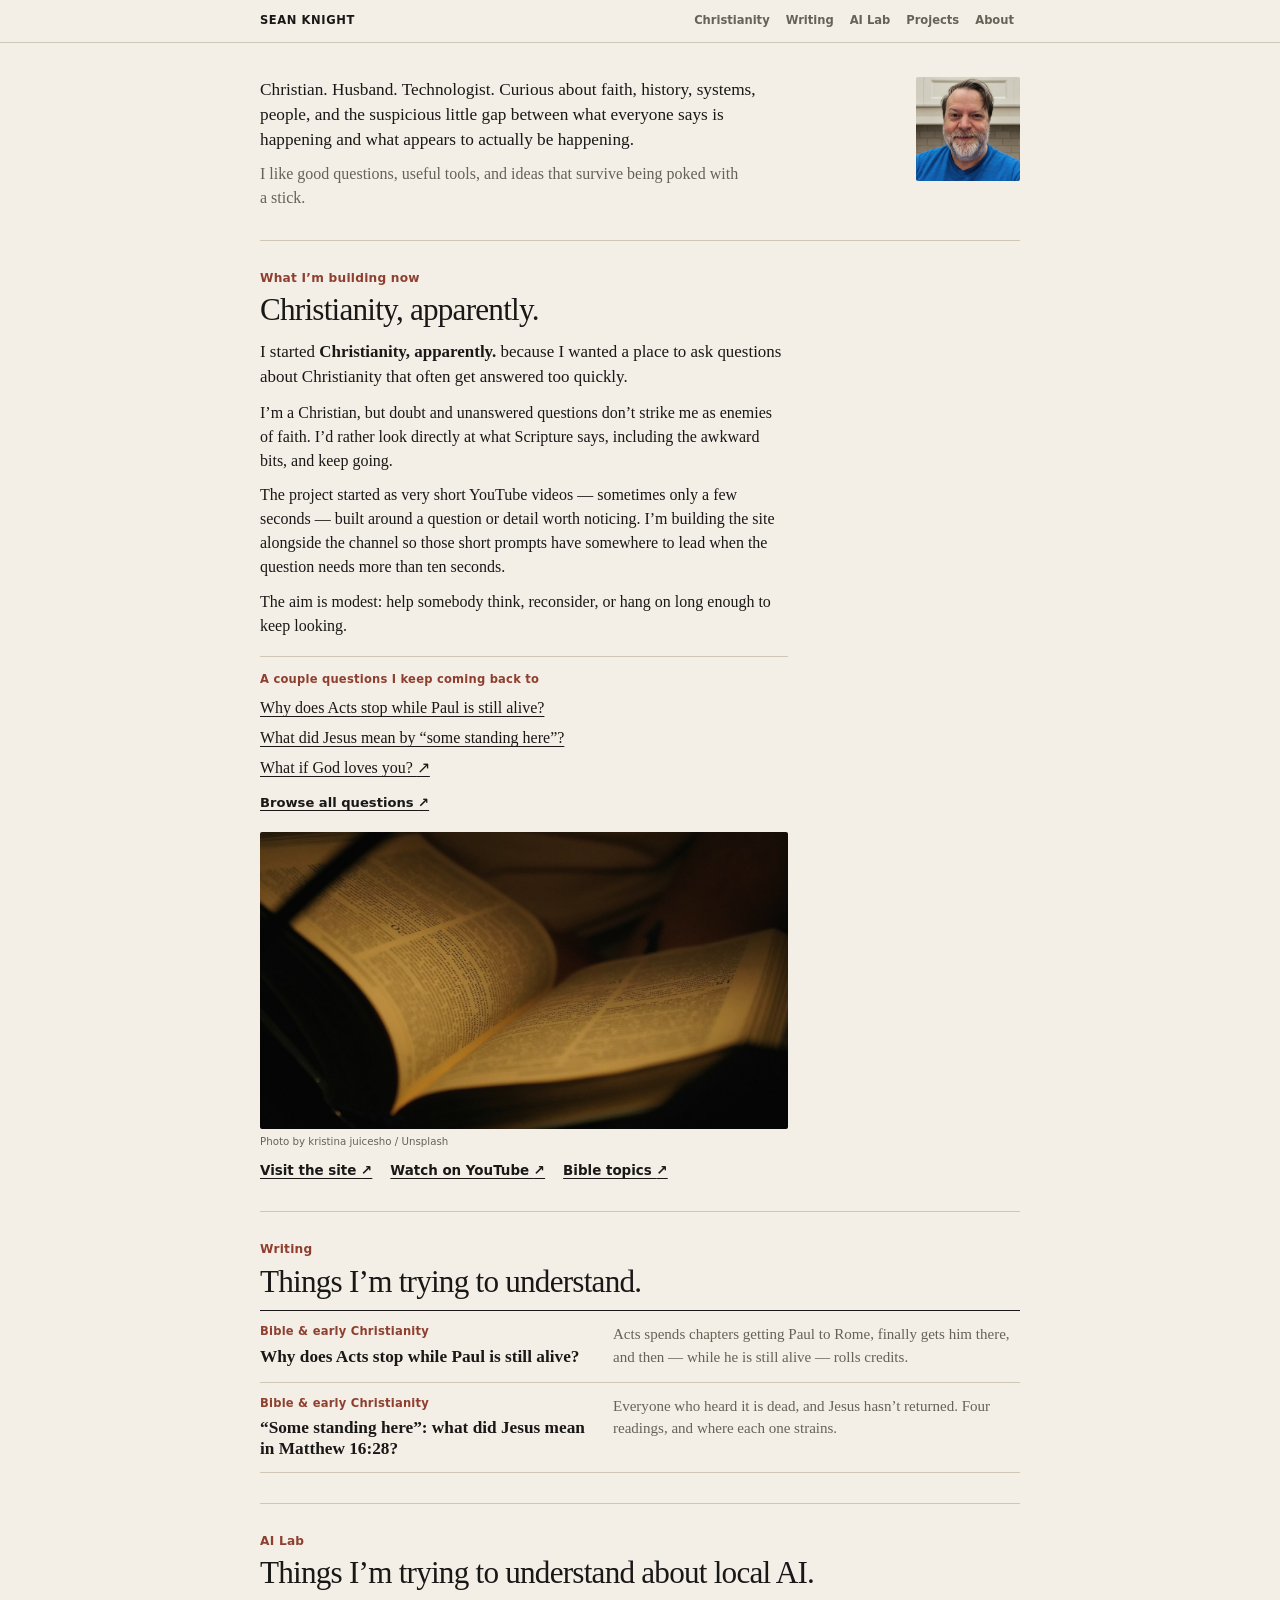
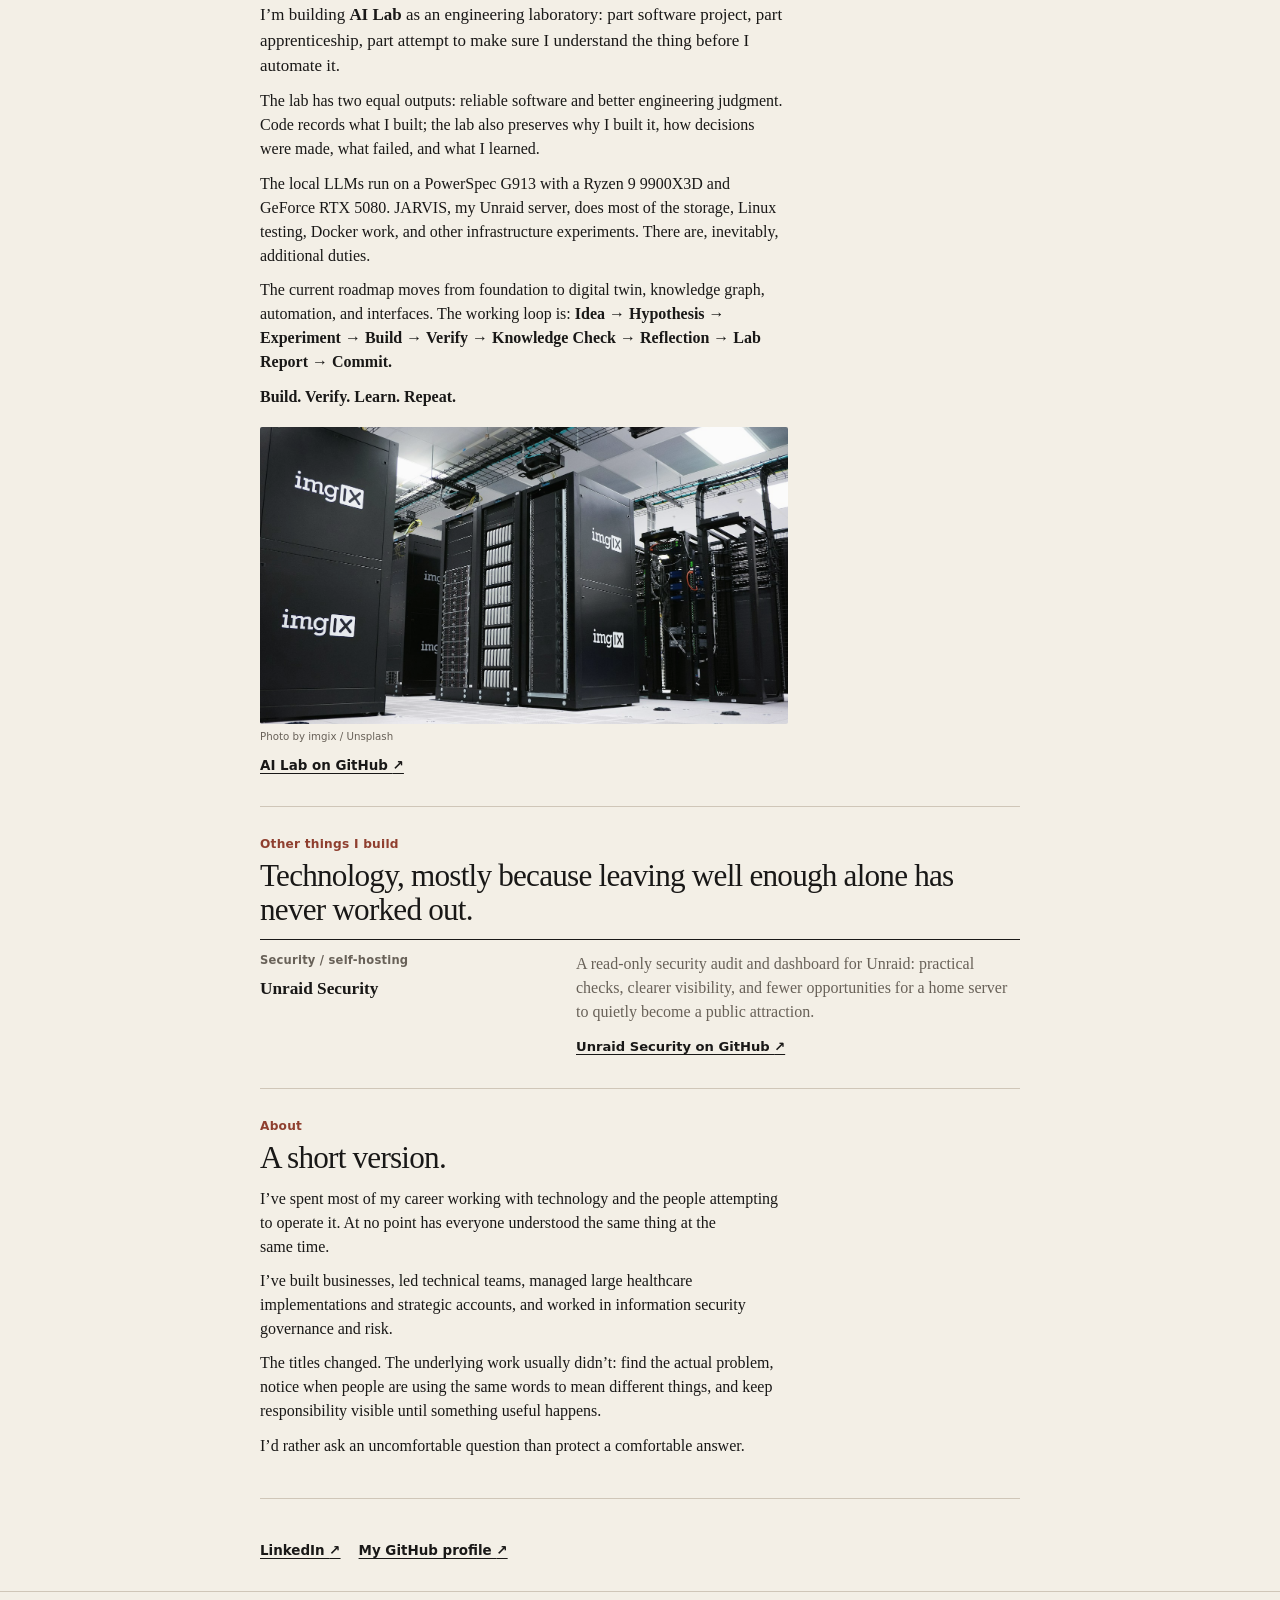
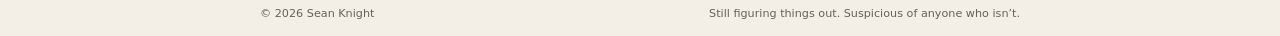
<file: index.html>
<!doctype html>
<html lang="en">
<head>
  <meta charset="utf-8">
  <meta name="viewport" content="width=device-width, initial-scale=1">

  <title>Sean Knight | Christianity, Technology, History &amp; Writing</title>
  <meta name="description" content="Sean Knight writes about Christianity, doubt, Scripture, and history, and builds AI Lab and Christianity, apparently.">

  <meta property="og:title" content="Sean Knight | Christianity, Technology, History &amp; Writing">
  <meta property="og:description" content="Sean Knight writes about Christianity, doubt, Scripture, and history, and builds AI Lab and Christianity, apparently.">
  <meta property="og:type" content="profile">
  <meta property="og:url" content="https://seanknight.me/">
  <meta property="og:image" content="https://seanknight.me/assets/sean-knight.png">
  <meta property="og:image:alt" content="Sean Knight">
  <meta name="twitter:card" content="summary_large_image">
  <meta name="twitter:title" content="Sean Knight | Christianity, Technology, History &amp; Writing">
  <meta name="twitter:description" content="Sean Knight writes about Christianity, doubt, Scripture, and history, and builds AI Lab and Christianity, apparently.">
  <meta name="twitter:image" content="https://seanknight.me/assets/sean-knight.png">

  <link rel="canonical" href="https://seanknight.me/">
  <link rel="icon" href="favicon.svg" type="image/svg+xml">
  <link rel="stylesheet" href="styles.css">

  <script type="application/ld+json">
  {
    "@context": "https://schema.org",
    "@type": "ProfilePage",
    "url": "https://seanknight.me/",
    "mainEntity": {
      "@type": "Person",
      "@id": "https://seanknight.me/#sean-knight",
      "name": "Sean Knight",
      "url": "https://seanknight.me/",
      "description": "Christian, technologist, and writer exploring Christianity, doubt, Scripture, history, local AI, and the questions behind Christianity, apparently.",
      "image": "https://seanknight.me/assets/sean-knight.png",
      "sameAs": [
        "https://www.linkedin.com/in/seanericknight/",
        "https://github.com/SeanEricKnight",
        "https://www.youtube.com/@ChristianityApparently",
        "https://christianityapparently.com/"
      ]
    }
  }
  </script>
</head>

<body>
  <a class="skip-link" href="#main">Skip to content</a>

  <header class="site-header">
    <div class="shell header-inner">
      <h1 class="site-name"><a href="#top">Sean Knight</a></h1>
      <nav aria-label="Primary navigation">
        <a href="#current">Christianity</a>
        <a href="#writing">Writing</a>
        <a href="#ai-lab">AI Lab</a>
        <a href="#projects">Projects</a>
        <a href="#about">About</a>
      </nav>
    </div>
  </header>

  <main id="main">
    <section class="intro shell" id="top">
      <div class="intro-copy">
        <p class="lede">
          Christian. Husband. Technologist. Curious about faith, history, systems,
          people, and the suspicious little gap between what everyone says is
          happening and what appears to actually be happening.
        </p>
        <p class="quiet">
          I like good questions, useful tools, and ideas that survive being poked with a stick.
        </p>
      </div>
      <img class="headshot" src="assets/sean-knight.png" alt="Sean Knight" width="104" height="104" decoding="async">
    </section>

    <section class="section shell" id="current">
      <p class="section-label">What I’m building now</p>
      <h2>Christianity, apparently.</h2>

      <div class="prose">
        <p class="lead">
          I started <strong>Christianity, apparently.</strong> because I wanted
          a place to ask questions about Christianity that often get answered
          too quickly.
        </p>

        <p>
          I’m a Christian, but doubt and unanswered questions don’t strike me as
          enemies of faith. I’d rather look directly at what Scripture says,
          including the awkward bits, and keep going.
        </p>

        <p>
          The project started as very short YouTube videos — sometimes only a
          few seconds — built around a question or detail worth noticing. I’m
          building the site alongside the channel so those short prompts have
          somewhere to lead when the question needs more than ten seconds.
        </p>

        <p>
          The aim is modest: help somebody think, reconsider, or hang on long
          enough to keep looking.
        </p>

        <div class="question-sample" aria-label="A few questions from Christianity, apparently.">
          <p class="meta">A couple questions I keep coming back to</p>
          <ul>
            <li><a href="/thoughts/paul/">Why does Acts stop while Paul is still alive?</a></li>
            <li><a href="/thoughts/matthew-16-28/">What did Jesus mean by “some standing here”?</a></li>
            <li><a href="https://www.youtube.com/shorts/pqrVh3f3krc" target="_blank" rel="noreferrer">What if God loves you? <span aria-hidden="true">↗</span></a></li>
          </ul>
          <a class="question-more" href="https://christianityapparently.com/questions.html" target="_blank" rel="noreferrer">Browse all questions <span aria-hidden="true">↗</span></a>
        </div>

        <figure class="section-photo">
          <img src="assets/christianity.jpg" alt="Open Bible on a desk under warm lamp light" loading="lazy" decoding="async">
          <figcaption>Photo by kristina juicesho / Unsplash</figcaption>
        </figure>

        <div class="link-row">
          <a href="https://christianityapparently.com/" target="_blank" rel="noreferrer">Visit the site <span aria-hidden="true">↗</span></a>
          <a href="https://www.youtube.com/@ChristianityApparently" target="_blank" rel="noreferrer">Watch on YouTube <span aria-hidden="true">↗</span></a>
          <a href="https://christianityapparently.com/bible.html" target="_blank" rel="noreferrer">Bible topics <span aria-hidden="true">↗</span></a>
        </div>
      </div>
    </section>

    <section class="section shell" id="writing">
      <p class="section-label">Writing</p>
      <h2>Things I’m trying to understand.</h2>

      <div class="entries">
        <a class="entry" href="thoughts/paul/">
          <div>
            <p class="meta">Bible &amp; early Christianity</p>
            <h3>Why does Acts stop while Paul is still alive?</h3>
          </div>
          <p>
            Acts spends chapters getting Paul to Rome, finally gets him there,
            and then — while he is still alive — rolls credits.
          </p>
        </a>

        <a class="entry" href="thoughts/matthew-16-28/">
          <div>
            <p class="meta">Bible &amp; early Christianity</p>
            <h3>“Some standing here”: what did Jesus mean in Matthew 16:28?</h3>
          </div>
          <p>
            Everyone who heard it is dead, and Jesus hasn’t returned. Four
            readings, and where each one strains.
          </p>
        </a>

      </div>
    </section>


    <section class="section shell" id="ai-lab">
      <p class="section-label">AI Lab</p>
      <h2>Things I’m trying to understand about local AI.</h2>

      <div class="prose">
        <p class="lead">
          I’m building <strong>AI Lab</strong> as an engineering laboratory:
          part software project, part apprenticeship, part attempt to make sure
          I understand the thing before I automate it.
        </p>

        <p>
          The lab has two equal outputs: reliable software and better engineering
          judgment. Code records what I built; the lab also preserves why I built
          it, how decisions were made, what failed, and what I learned.
        </p>

        <p>
          The local LLMs run on a PowerSpec G913 with a Ryzen 9 9900X3D and
          GeForce RTX 5080. JARVIS, my Unraid server, does most of the storage,
          Linux testing, Docker work, and other infrastructure experiments.
          There are, inevitably, additional duties.
        </p>

        <p>
          The current roadmap moves from foundation to digital twin, knowledge
          graph, automation, and interfaces. The working loop is:
          <strong>Idea → Hypothesis → Experiment → Build → Verify → Knowledge Check → Reflection → Lab Report → Commit.</strong>
        </p>

        <p><strong>Build. Verify. Learn. Repeat.</strong></p>

        <figure class="section-photo">
          <img src="assets/ai-lab.jpg" alt="Computer workspace beside server equipment" loading="lazy" decoding="async">
          <figcaption>Photo by imgix / Unsplash</figcaption>
        </figure>

        <div class="link-row">
          <a href="https://github.com/SeanEricKnight/ai-lab" target="_blank" rel="noreferrer">AI Lab on GitHub <span aria-hidden="true">↗</span></a>
        </div>
      </div>
    </section>

    <section class="section shell" id="projects">
      <p class="section-label">Other things I build</p>
      <h2>Technology, mostly because leaving well enough alone has never worked out.</h2>

      <div class="project">
        <div>
          <p class="meta">Security / self-hosting</p>
          <h3>Unraid Security</h3>
        </div>
        <div>
          <p>
            A read-only security audit and dashboard for Unraid: practical
            checks, clearer visibility, and fewer opportunities for a home
            server to quietly become a public attraction.
          </p>
          <a href="https://github.com/SeanEricKnight/unraid-security" target="_blank" rel="noreferrer">Unraid Security on GitHub <span aria-hidden="true">↗</span></a>
        </div>
      </div>
    </section>

    <section class="section shell" id="about">
      <p class="section-label">About</p>
      <h2>A short version.</h2>

      <div class="prose">
        <p>
          I’ve spent most of my career working with technology and the people
          attempting to operate it. At no point has everyone understood the same
          thing at the same time.
        </p>

        <p>
          I’ve built businesses, led technical teams, managed large healthcare
          implementations and strategic accounts, and worked in information
          security governance and risk.
        </p>

        <p>
          The titles changed. The underlying work usually didn’t: find the
          actual problem, notice when people are using the same words to mean
          different things, and keep responsibility visible until something
          useful happens.
        </p>

        <p>
          I’d rather ask an uncomfortable question than protect a comfortable
          answer.
        </p>

      </div>
    </section>

    <section class="closing shell">
      <div class="link-row">
        <a href="https://www.linkedin.com/in/seanericknight/" target="_blank" rel="noreferrer">LinkedIn <span aria-hidden="true">↗</span></a>
        <a href="https://github.com/SeanEricKnight" target="_blank" rel="noreferrer">My GitHub profile <span aria-hidden="true">↗</span></a>
      </div>
    </section>
  </main>

  <footer class="site-footer">
    <div class="shell footer-inner">
      <span>© <span id="year">2026</span> Sean Knight</span>
      <span>Still figuring things out. Suspicious of anyone who isn’t.</span>
    </div>
  </footer>

  <script>
    document.getElementById("year").textContent = new Date().getFullYear();
  </script>
</body>
</html>
</file>
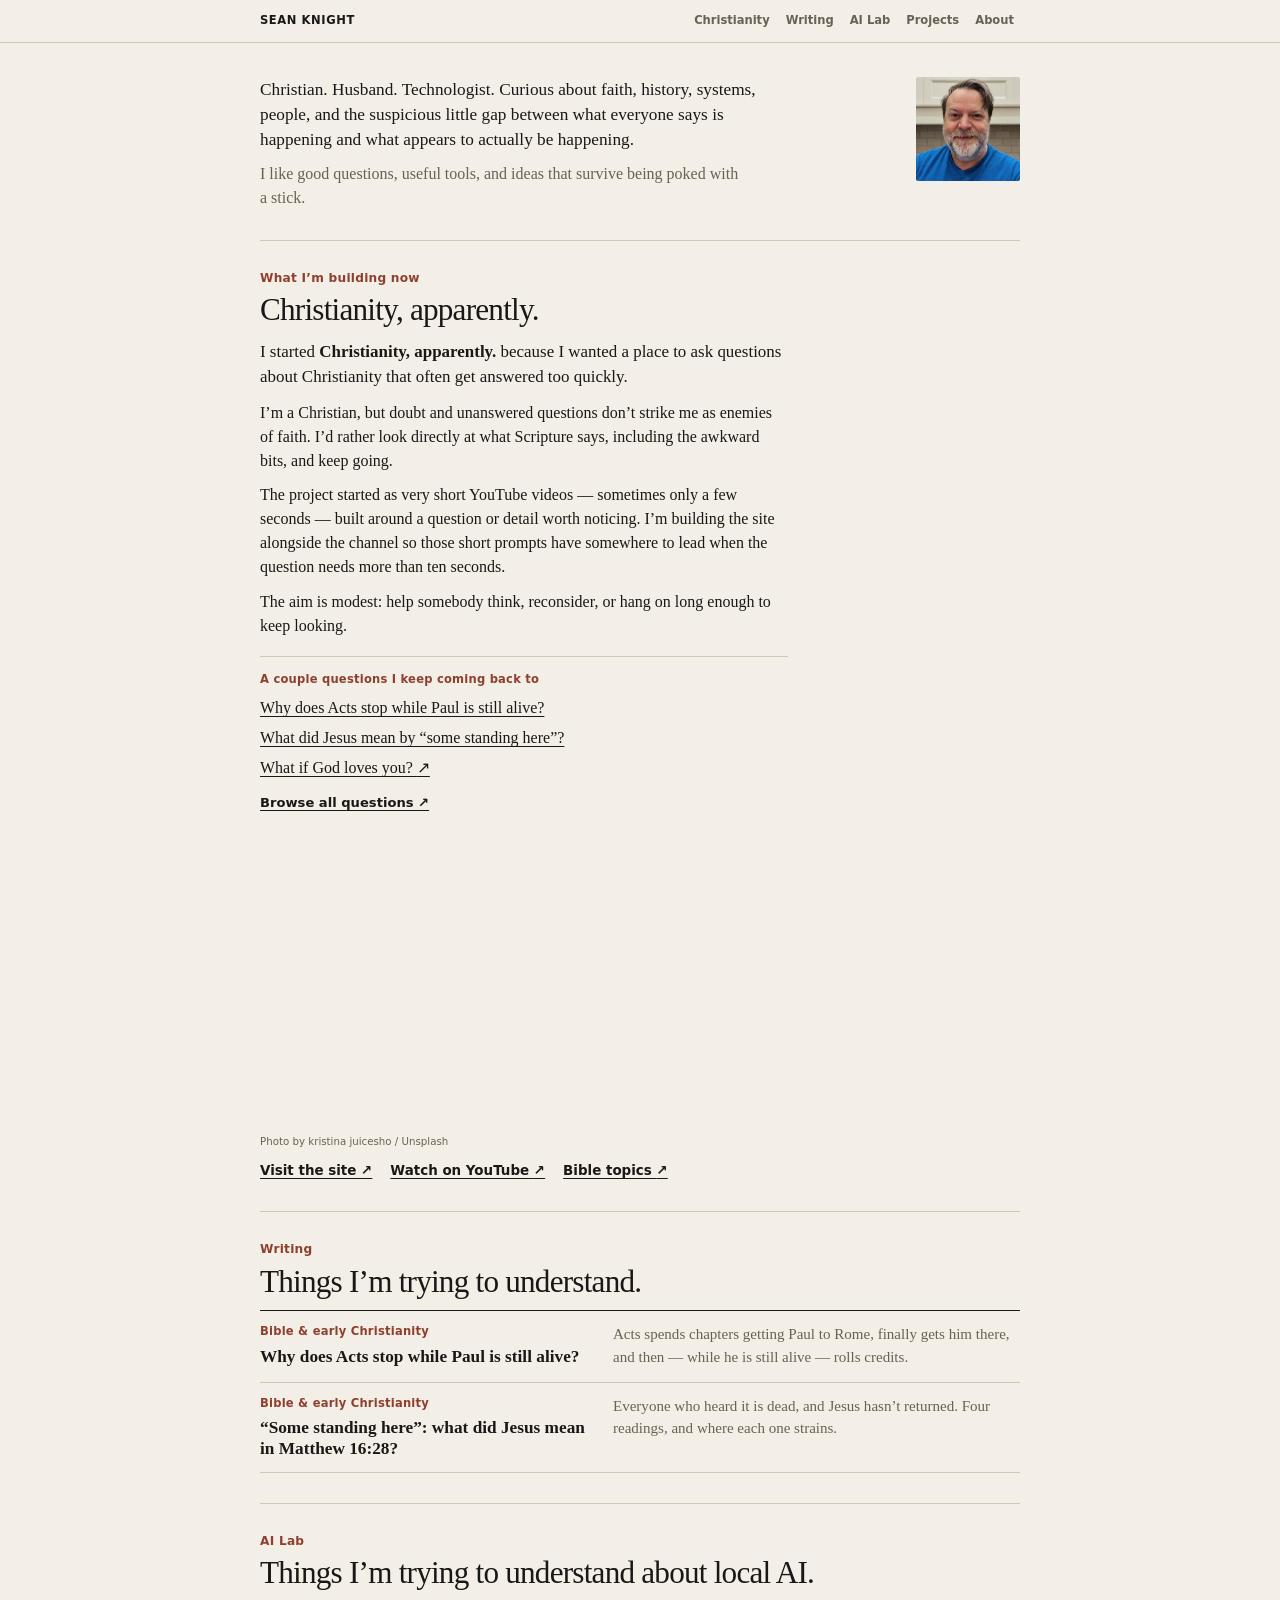
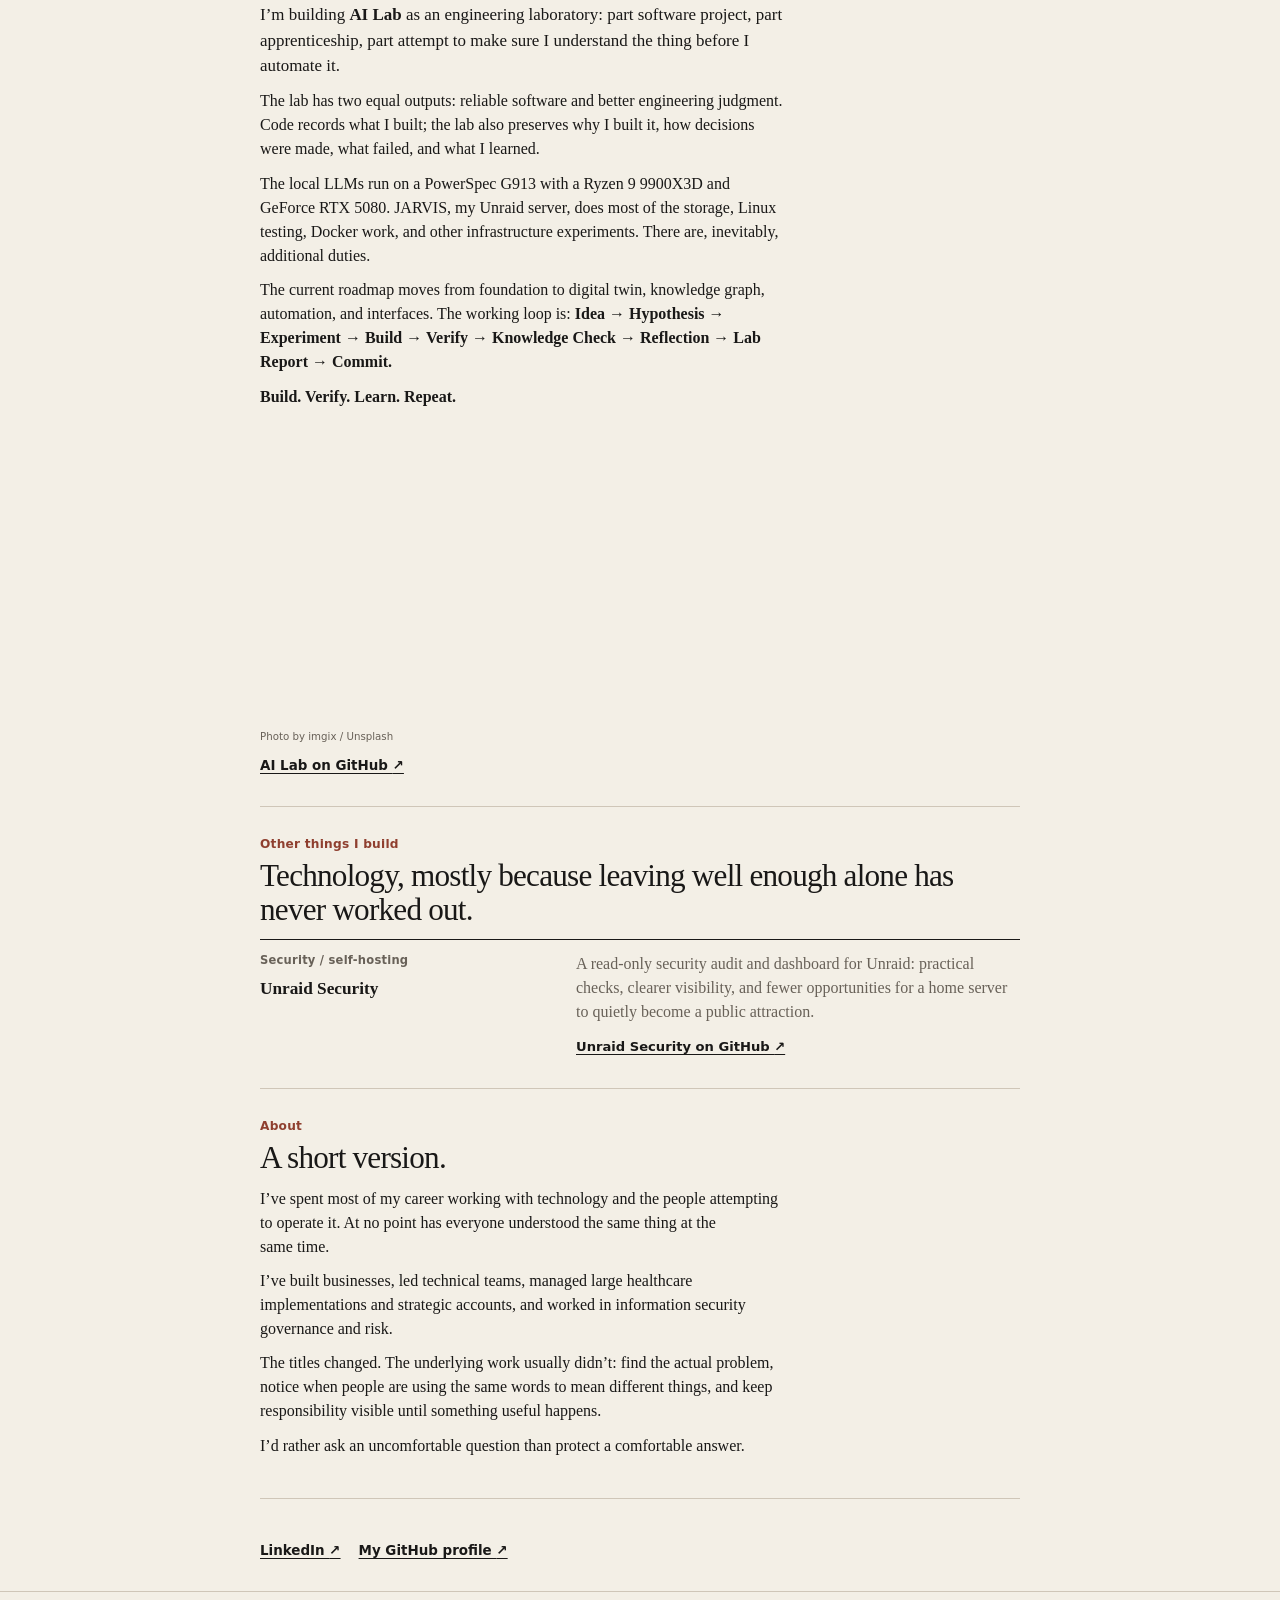
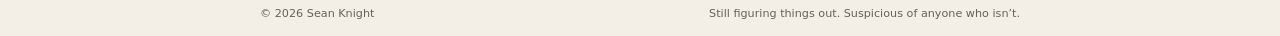
<file: thoughts/index.html>
<!doctype html>
<html lang="en">
<head>
  <meta charset="utf-8">
  <meta name="viewport" content="width=device-width, initial-scale=1">
  <meta http-equiv="refresh" content="0; url=/#writing">
  <link rel="canonical" href="https://seanknight.me/">
  <meta name="robots" content="noindex">
  <title>Writing — Sean Knight</title>
</head>
<body>
  <p><a href="/#writing">Go to Writing</a></p>
</body>
</html>
</file>
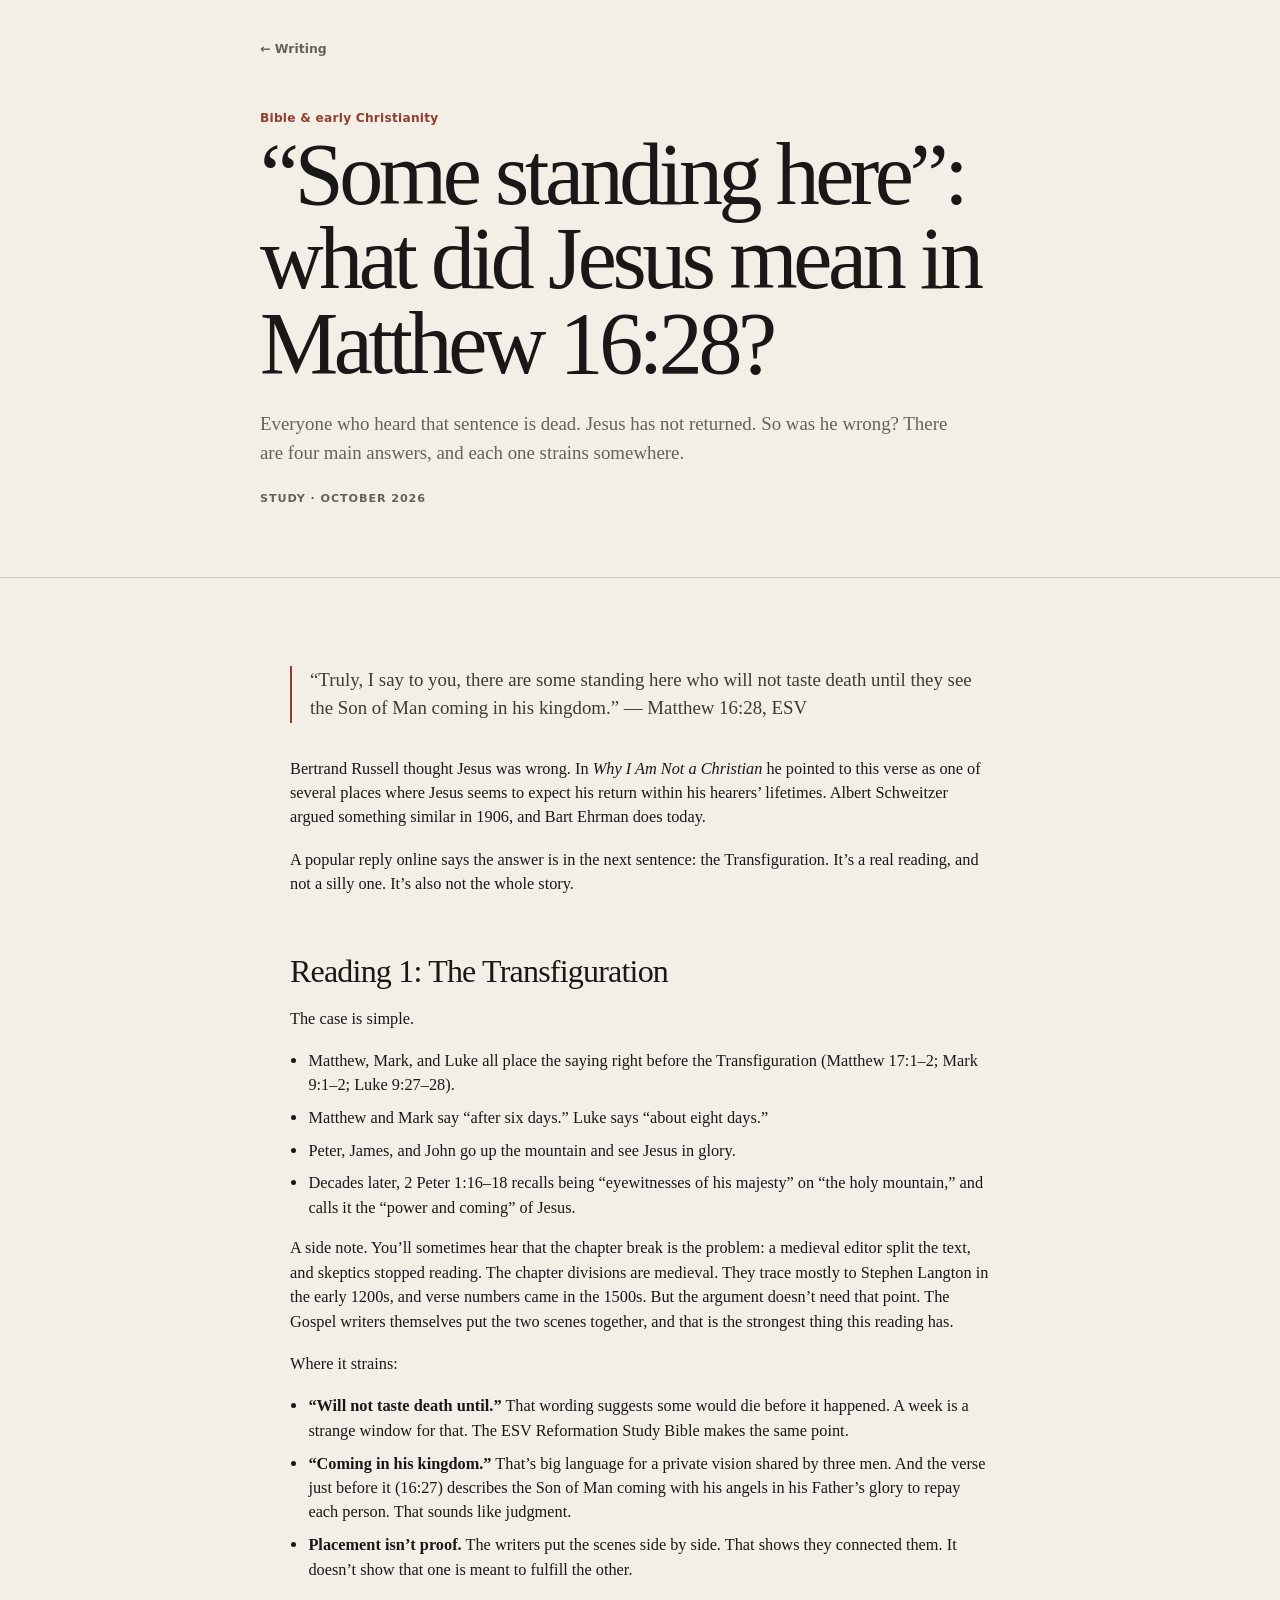
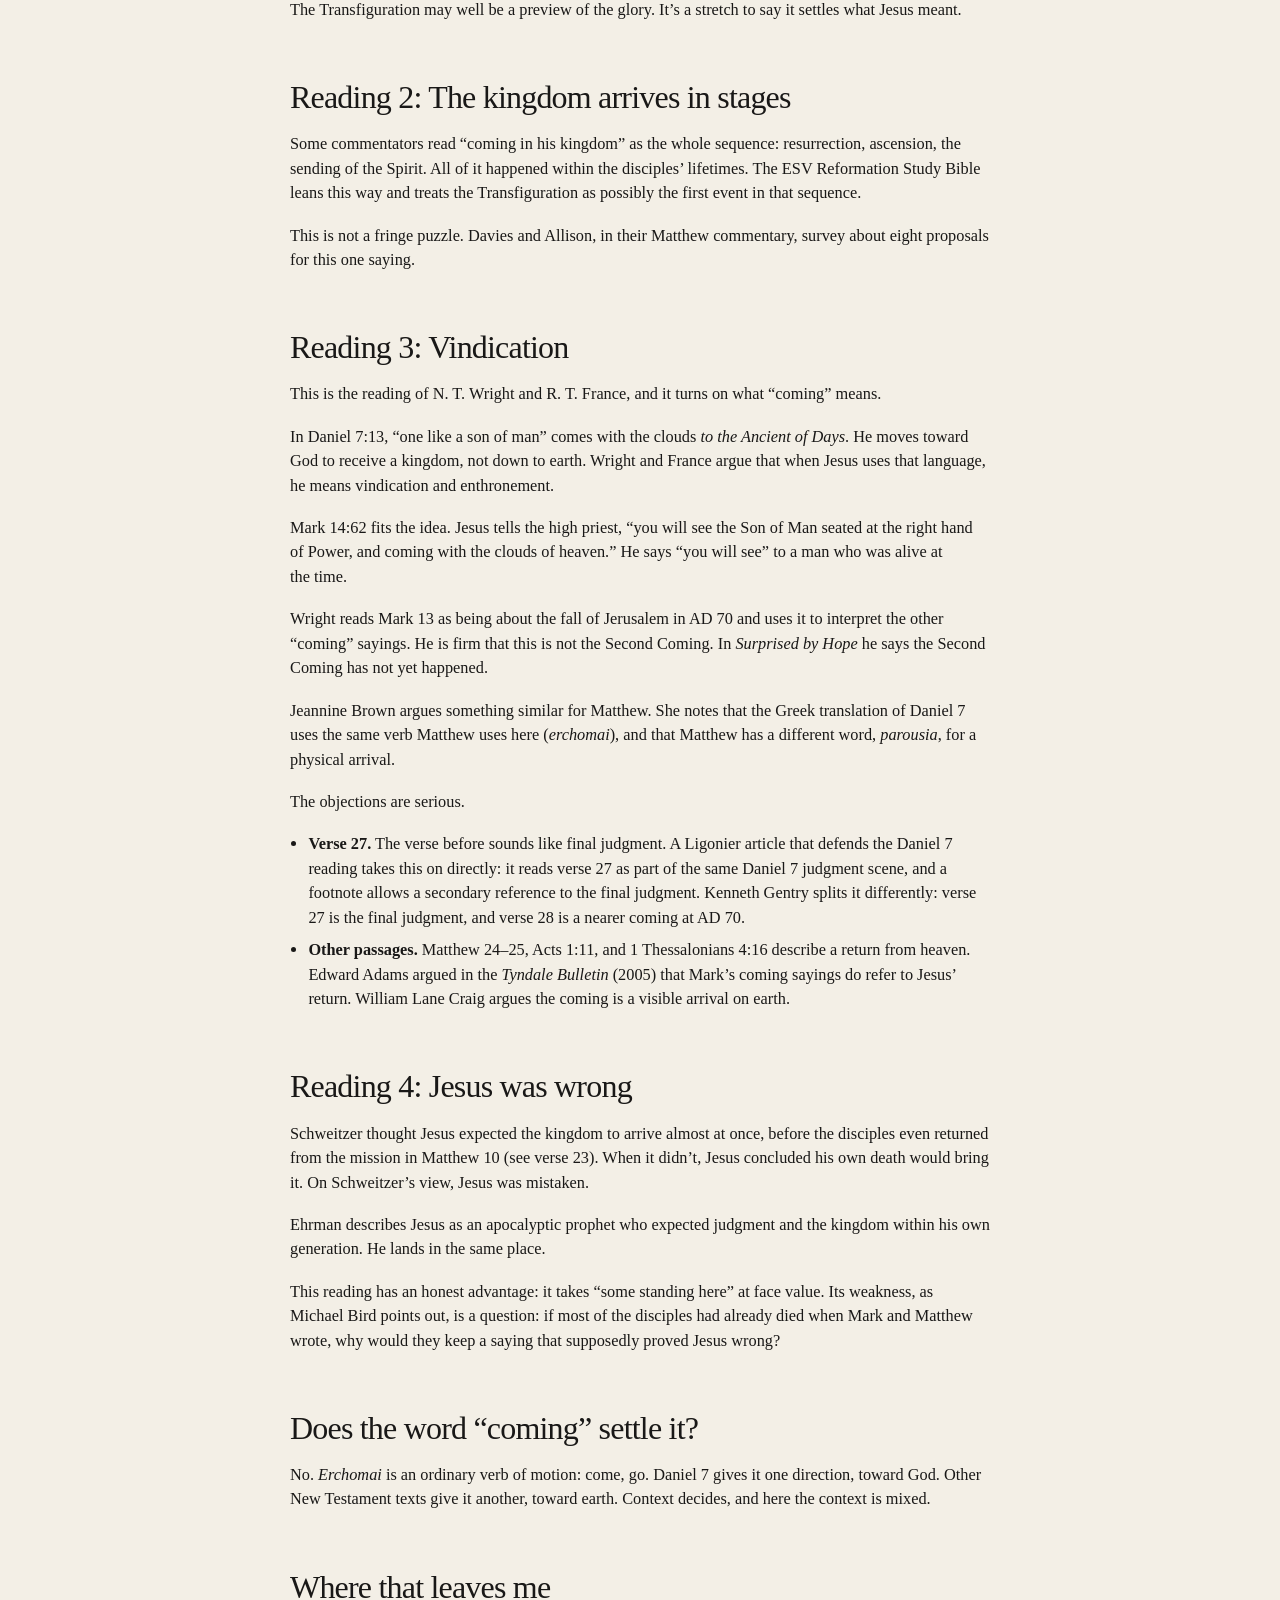
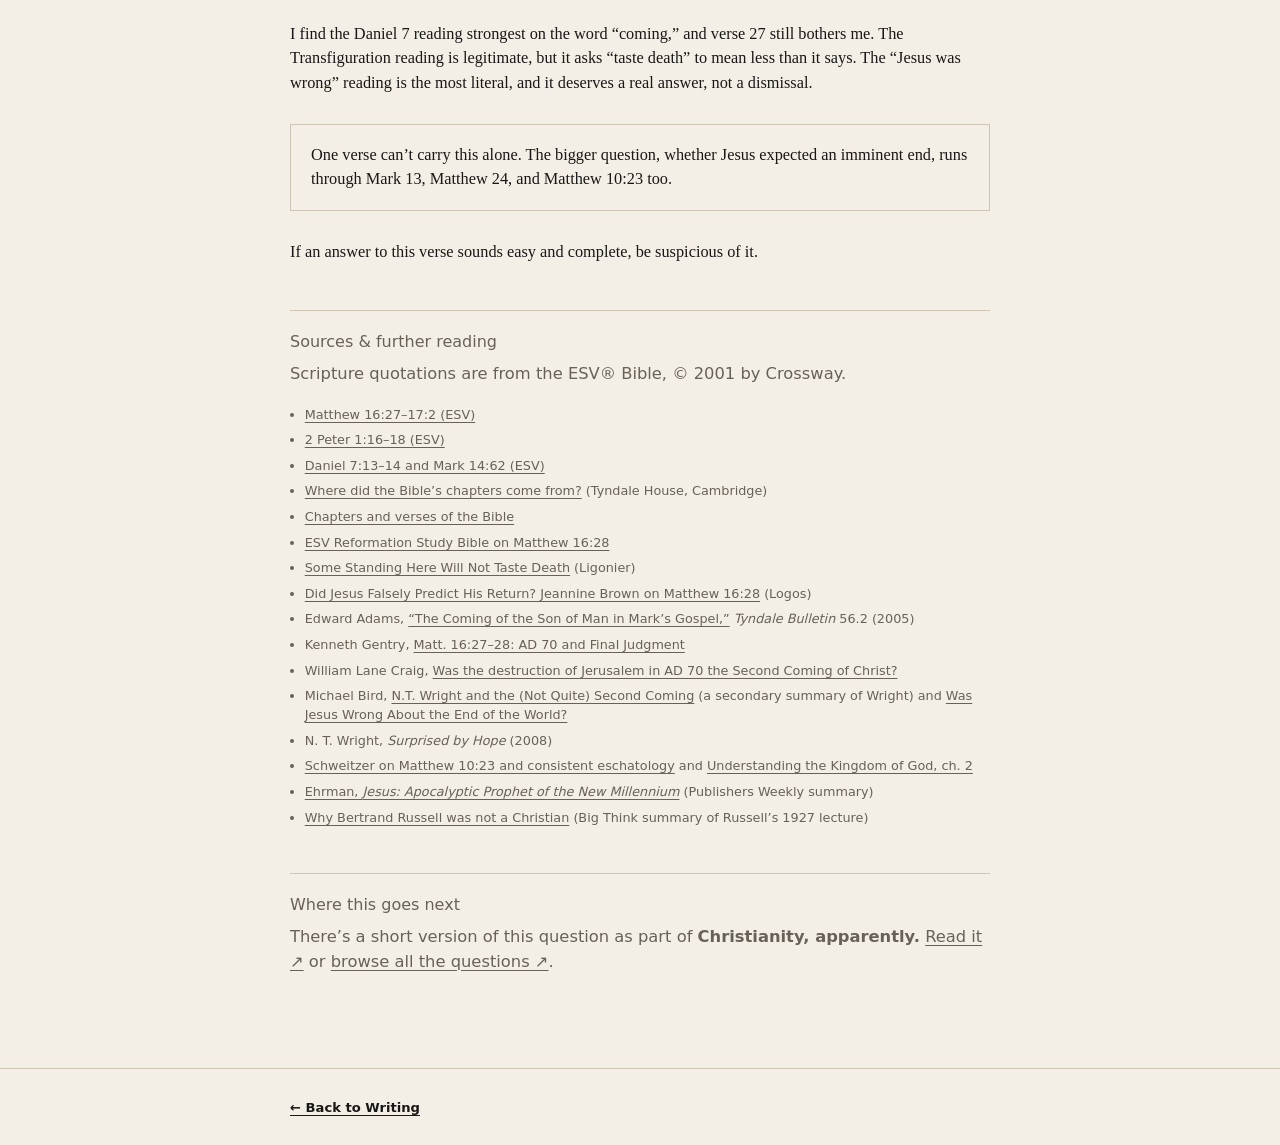
<file: thoughts/matthew-16-28/index.html>
<!doctype html>
<html lang="en">
<head>
  <meta charset="utf-8">
  <meta name="viewport" content="width=device-width, initial-scale=1">

  <title>“Some standing here”: what did Jesus mean in Matthew 16:28? — Sean Knight</title>
  <meta name="description" content="Jesus said some of his listeners would not die before they saw the Son of Man coming in his kingdom. They all died. Here are the four main readings, and where each one strains.">

  <meta property="og:title" content="“Some standing here”: what did Jesus mean in Matthew 16:28?">
  <meta property="og:description" content="Jesus said some of his listeners would not die before they saw the Son of Man coming in his kingdom. They all died. Here are the four main readings, and where each one strains.">
  <meta property="og:type" content="article">
  <meta property="og:url" content="https://seanknight.me/thoughts/matthew-16-28/">
  <meta property="og:image" content="https://seanknight.me/assets/sean-knight.png">
  <meta property="og:image:alt" content="Sean Knight">
  <meta name="twitter:card" content="summary_large_image">
  <meta name="twitter:title" content="“Some standing here”: what did Jesus mean in Matthew 16:28?">
  <meta name="twitter:description" content="Jesus said some of his listeners would not die before they saw the Son of Man coming in his kingdom. They all died. Here are the four main readings, and where each one strains.">
  <meta name="twitter:image" content="https://seanknight.me/assets/sean-knight.png">

  <link rel="canonical" href="https://seanknight.me/thoughts/matthew-16-28/">
  <link rel="icon" href="../../favicon.svg" type="image/svg+xml">
  <link rel="stylesheet" href="../../styles.css">
</head>

<body class="article-page">
  <a class="skip-link" href="#article">Skip to article</a>

  <header class="article-header">
    <div class="shell">
      <a class="article-back" href="../../#writing">← Writing</a>
      <p class="article-kicker">Bible &amp; early Christianity</p>
      <h1 class="article-title">“Some standing here”: what did Jesus mean in Matthew 16:28?</h1>
      <p class="article-deck">
        Everyone who heard that sentence is dead. Jesus has not returned. So was
        he wrong? There are four main answers, and each one strains somewhere.
      </p>
      <p class="article-meta">Study · October 2026</p>
    </div>
  </header>

  <main id="article" class="article-shell article-body">
    <blockquote>
      “Truly, I say to you, there are some standing here who will not taste
      death until they see the Son of Man coming in his kingdom.” — Matthew 16:28, ESV
    </blockquote>

    <p>
      Bertrand Russell thought Jesus was wrong. In <em>Why I Am Not a
      Christian</em> he pointed to this verse as one of several places where
      Jesus seems to expect his return within his hearers’ lifetimes. Albert
      Schweitzer argued something similar in 1906, and Bart Ehrman does today.
    </p>

    <p>
      A popular reply online says the answer is in the next sentence: the
      Transfiguration. It’s a real reading, and not a silly one. It’s also not
      the whole story.
    </p>

    <h2>Reading 1: The Transfiguration</h2>

    <p>The case is simple.</p>

    <ul>
      <li>Matthew, Mark, and Luke all place the saying right before the Transfiguration (Matthew 17:1–2; Mark 9:1–2; Luke 9:27–28).</li>
      <li>Matthew and Mark say “after six days.” Luke says “about eight days.”</li>
      <li>Peter, James, and John go up the mountain and see Jesus in glory.</li>
      <li>Decades later, 2 Peter 1:16–18 recalls being “eyewitnesses of his majesty” on “the holy mountain,” and calls it the “power and coming” of Jesus.</li>
    </ul>

    <p>
      A side note. You’ll sometimes hear that the chapter break is the problem:
      a medieval editor split the text, and skeptics stopped reading. The
      chapter divisions are medieval. They trace mostly to Stephen Langton in
      the early 1200s, and verse numbers came in the 1500s. But the argument
      doesn’t need that point. The Gospel writers themselves put the two scenes
      together, and that is the strongest thing this reading has.
    </p>

    <p>Where it strains:</p>

    <ul>
      <li><strong>“Will not taste death until.”</strong> That wording suggests some would die before it happened. A week is a strange window for that. The ESV Reformation Study Bible makes the same point.</li>
      <li><strong>“Coming in his kingdom.”</strong> That’s big language for a private vision shared by three men. And the verse just before it (16:27) describes the Son of Man coming with his angels in his Father’s glory to repay each person. That sounds like judgment.</li>
      <li><strong>Placement isn’t proof.</strong> The writers put the scenes side by side. That shows they connected them. It doesn’t show that one is meant to fulfill the other.</li>
    </ul>

    <p>
      The Transfiguration may well be a preview of the glory. It’s a stretch to
      say it settles what Jesus meant.
    </p>

    <h2>Reading 2: The kingdom arrives in stages</h2>

    <p>
      Some commentators read “coming in his kingdom” as the whole sequence:
      resurrection, ascension, the sending of the Spirit. All of it happened
      within the disciples’ lifetimes. The ESV Reformation Study Bible leans this
      way and treats the Transfiguration as possibly the first event in that
      sequence.
    </p>

    <p>
      This is not a fringe puzzle. Davies and Allison, in their Matthew
      commentary, survey about eight proposals for this one saying.
    </p>

    <h2>Reading 3: Vindication</h2>

    <p>
      This is the reading of N. T. Wright and R. T. France, and it turns on what
      “coming” means.
    </p>

    <p>
      In Daniel 7:13, “one like a son of man” comes with the clouds <em>to the
      Ancient of Days</em>. He moves toward God to receive a kingdom, not down to
      earth. Wright and France argue that when Jesus uses that language, he
      means vindication and enthronement.
    </p>

    <p>
      Mark 14:62 fits the idea. Jesus tells the high priest, “you will see the
      Son of Man seated at the right hand of Power, and coming with the clouds of
      heaven.” He says “you will see” to a man who was alive at the time.
    </p>

    <p>
      Wright reads Mark 13 as being about the fall of Jerusalem in AD 70 and
      uses it to interpret the other “coming” sayings. He is firm that this is
      not the Second Coming. In <em>Surprised by Hope</em> he says the Second
      Coming has not yet happened.
    </p>

    <p>
      Jeannine Brown argues something similar for Matthew. She notes that the
      Greek translation of Daniel 7 uses the same verb Matthew uses here
      (<em>erchomai</em>), and that Matthew has a different word,
      <em>parousia</em>, for a physical arrival.
    </p>

    <p>The objections are serious.</p>

    <ul>
      <li><strong>Verse 27.</strong> The verse before sounds like final judgment. A Ligonier article that defends the Daniel 7 reading takes this on directly: it reads verse 27 as part of the same Daniel 7 judgment scene, and a footnote allows a secondary reference to the final judgment. Kenneth Gentry splits it differently: verse 27 is the final judgment, and verse 28 is a nearer coming at AD 70.</li>
      <li><strong>Other passages.</strong> Matthew 24–25, Acts 1:11, and 1 Thessalonians 4:16 describe a return from heaven. Edward Adams argued in the <em>Tyndale Bulletin</em> (2005) that Mark’s coming sayings do refer to Jesus’ return. William Lane Craig argues the coming is a visible arrival on earth.</li>
    </ul>

    <h2>Reading 4: Jesus was wrong</h2>

    <p>
      Schweitzer thought Jesus expected the kingdom to arrive almost at once,
      before the disciples even returned from the mission in Matthew 10 (see
      verse 23). When it didn’t, Jesus concluded his own death would bring it.
      On Schweitzer’s view, Jesus was mistaken.
    </p>

    <p>
      Ehrman describes Jesus as an apocalyptic prophet who expected judgment and
      the kingdom within his own generation. He lands in the same place.
    </p>

    <p>
      This reading has an honest advantage: it takes “some standing here” at
      face value. Its weakness, as Michael Bird points out, is a question: if
      most of the disciples had already died when Mark and Matthew wrote, why
      would they keep a saying that supposedly proved Jesus wrong?
    </p>

    <h2>Does the word “coming” settle it?</h2>

    <p>
      No. <em>Erchomai</em> is an ordinary verb of motion: come, go. Daniel 7
      gives it one direction, toward God. Other New Testament texts give it
      another, toward earth. Context decides, and here the context is mixed.
    </p>

    <h2>Where that leaves me</h2>

    <p>
      I find the Daniel 7 reading strongest on the word “coming,” and verse 27
      still bothers me. The Transfiguration reading is legitimate, but it asks
      “taste death” to mean less than it says. The “Jesus was wrong” reading is
      the most literal, and it deserves a real answer, not a dismissal.
    </p>

    <div class="aside">
      <p>
        One verse can’t carry this alone. The bigger question, whether Jesus
        expected an imminent end, runs through Mark 13, Matthew 24, and Matthew
        10:23 too.
      </p>
    </div>

    <p>If an answer to this verse sounds easy and complete, be suspicious of it.</p>

    <section class="sources" aria-labelledby="sources-heading">
      <h2 id="sources-heading">Sources &amp; further reading</h2>
      <p>Scripture quotations are from the ESV® Bible, © 2001 by Crossway.</p>
      <ul>
        <li><a href="https://www.biblegateway.com/passage/?search=Matthew+16%3A27-17%3A2&version=ESV" target="_blank" rel="noreferrer">Matthew 16:27–17:2 (ESV)</a></li>
        <li><a href="https://www.esv.org/verses/2+Peter+1:16–18/" target="_blank" rel="noreferrer">2 Peter 1:16–18 (ESV)</a></li>
        <li><a href="https://www.esv.org/Daniel+7:13%E2%80%9314;Mark+14:62" target="_blank" rel="noreferrer">Daniel 7:13–14 and Mark 14:62 (ESV)</a></li>
        <li><a href="https://tyndale.cam.ac.uk/explore/articles/where-did-the-bible-s-chapters-come-from/" target="_blank" rel="noreferrer">Where did the Bible’s chapters come from?</a> (Tyndale House, Cambridge)</li>
        <li><a href="https://en.wikipedia.org/wiki/Chapters_and_verses_of_the_Bible" target="_blank" rel="noreferrer">Chapters and verses of the Bible</a></li>
        <li><a href="https://search.biblegateway.com/resources/reformation-study-bible/Matt.16.28" target="_blank" rel="noreferrer">ESV Reformation Study Bible on Matthew 16:28</a></li>
        <li><a href="https://www.ligonier.org/blog/some-standing-here-will-not-taste-death-unfolding-biblical-eschatology/" target="_blank" rel="noreferrer">Some Standing Here Will Not Taste Death</a> (Ligonier)</li>
        <li><a href="https://www.logos.com/grow/witw-did-jesus-falsely-predict-his-return/" target="_blank" rel="noreferrer">Did Jesus Falsely Predict His Return? Jeannine Brown on Matthew 16:28</a> (Logos)</li>
        <li>Edward Adams, <a href="https://tyndalebulletin.org/article/29184-the-coming-of-the-son-of-man-in-mark-s-gospel.pdf" target="_blank" rel="noreferrer">“The Coming of the Son of Man in Mark’s Gospel,”</a> <em>Tyndale Bulletin</em> 56.2 (2005)</li>
        <li>Kenneth Gentry, <a href="https://postmillennialworldview.com/tag/daniel-713/" target="_blank" rel="noreferrer">Matt. 16:27–28: AD 70 and Final Judgment</a></li>
        <li>William Lane Craig, <a href="https://www.reasonablefaith.org/question-answer/p10/was-the-destruction-of-jerusalem-in-a-d-70-the-second-coming-of-christ" target="_blank" rel="noreferrer">Was the destruction of Jerusalem in AD 70 the Second Coming of Christ?</a></li>
        <li>Michael Bird, <a href="https://michaelfbird.substack.com/p/nt-wright-and-the-not-quite-second" target="_blank" rel="noreferrer">N.T. Wright and the (Not Quite) Second Coming</a> (a secondary summary of Wright) and <a href="https://michaelfbird.substack.com/p/was-jesus-wrong-about-the-end-of" target="_blank" rel="noreferrer">Was Jesus Wrong About the End of the World?</a></li>
        <li>N. T. Wright, <em>Surprised by Hope</em> (2008)</li>
        <li><a href="https://ethosinstitute.sg/was-jesus-mistaken/" target="_blank" rel="noreferrer">Schweitzer on Matthew 10:23 and consistent eschatology</a> and <a href="https://www.religion-online.org/?p=9569" target="_blank" rel="noreferrer">Understanding the Kingdom of God, ch. 2</a></li>
        <li><a href="https://publishersweekly.com/9780195124736" target="_blank" rel="noreferrer">Ehrman, <em>Jesus: Apocalyptic Prophet of the New Millennium</em></a> (Publishers Weekly summary)</li>
        <li><a href="https://bigthink.com/culture-religion/why-bertrand-russell-was-not-a-christian/" target="_blank" rel="noreferrer">Why Bertrand Russell was not a Christian</a> (Big Think summary of Russell’s 1927 lecture)</li>
      </ul>
    </section>

    <section class="sources" aria-labelledby="next-heading">
      <h2 id="next-heading">Where this goes next</h2>
      <p>
        There’s a short version of this question as part of
        <strong>Christianity, apparently.</strong>
        <a href="https://christianityapparently.com/questions/jesus-return-in-lifetime" target="_blank" rel="noreferrer">Read it <span aria-hidden="true">↗</span></a>
        or
        <a href="https://christianityapparently.com/questions.html" target="_blank" rel="noreferrer">browse all the questions <span aria-hidden="true">↗</span></a>.
      </p>
    </section>
  </main>

  <footer class="article-footer-nav">
    <div class="article-shell">
      <a href="../../#writing">← Back to Writing</a>
    </div>
  </footer>
</body>
</html>
</file>
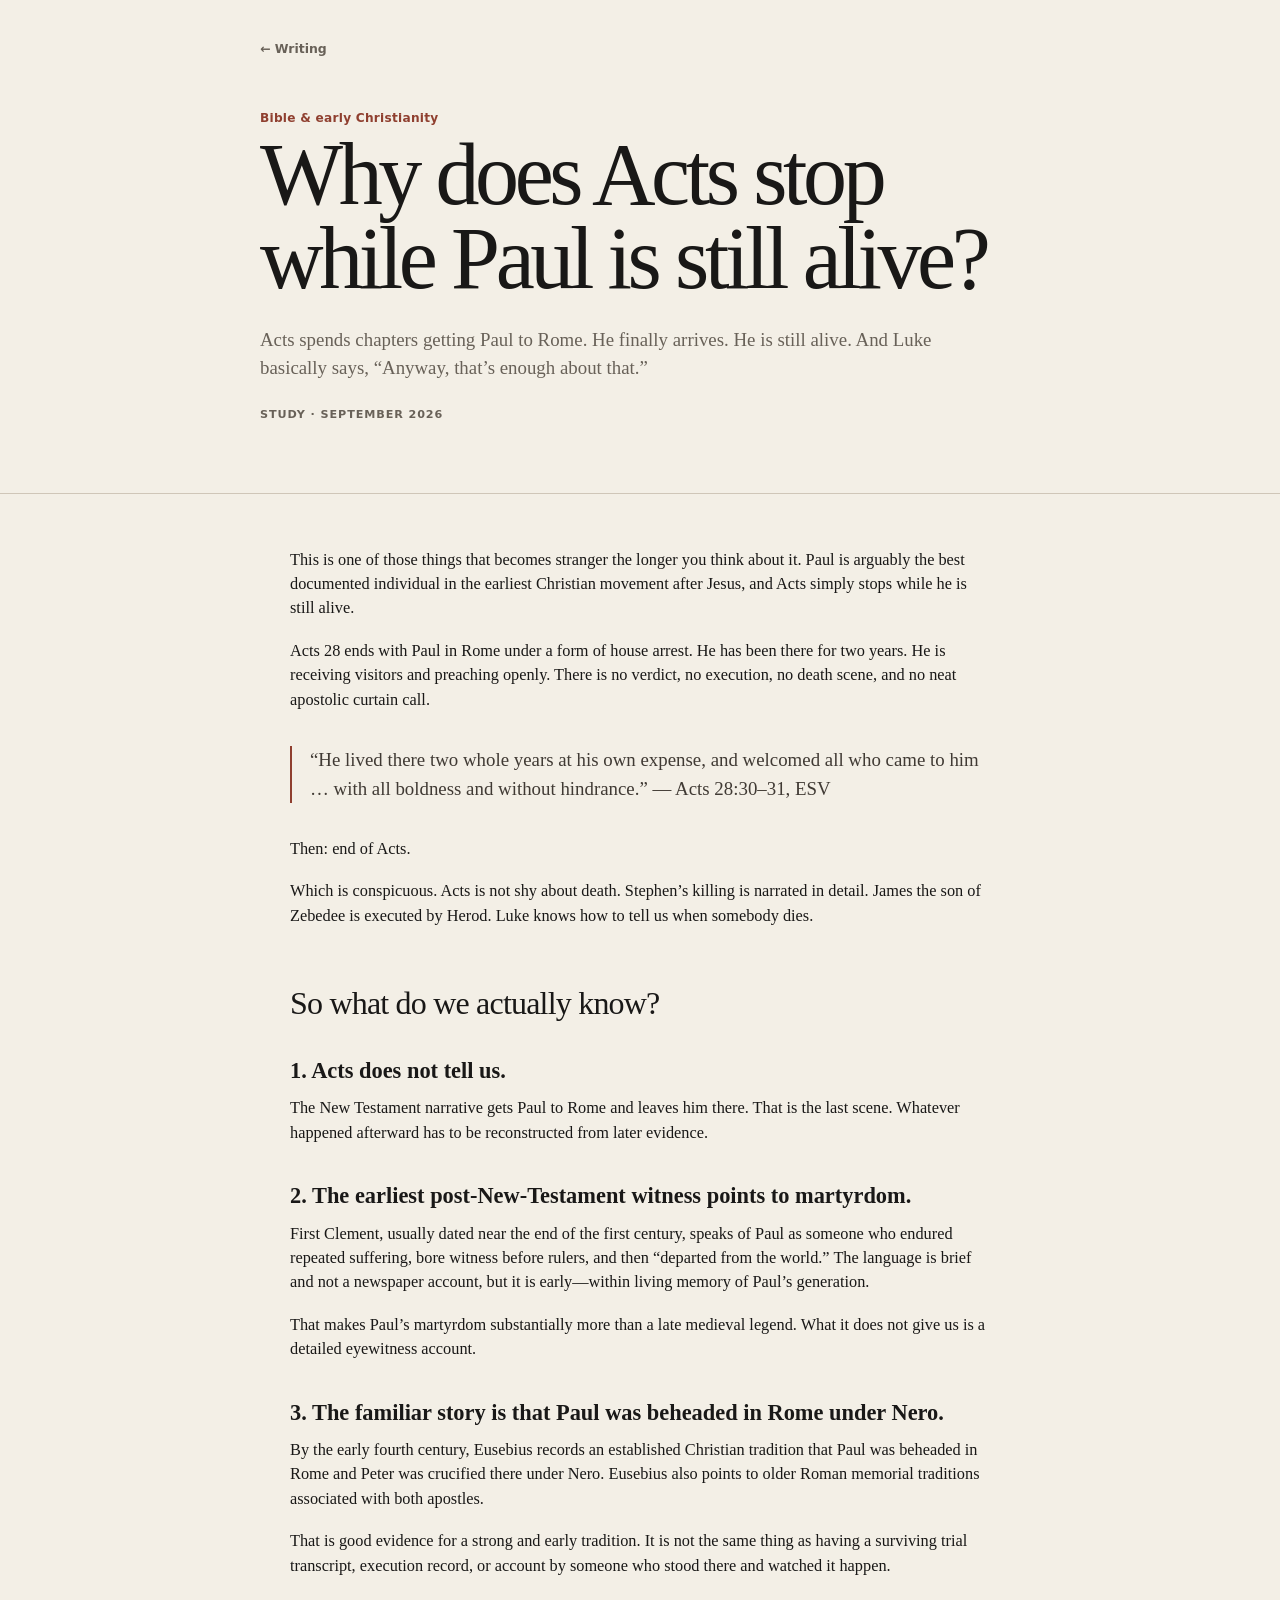
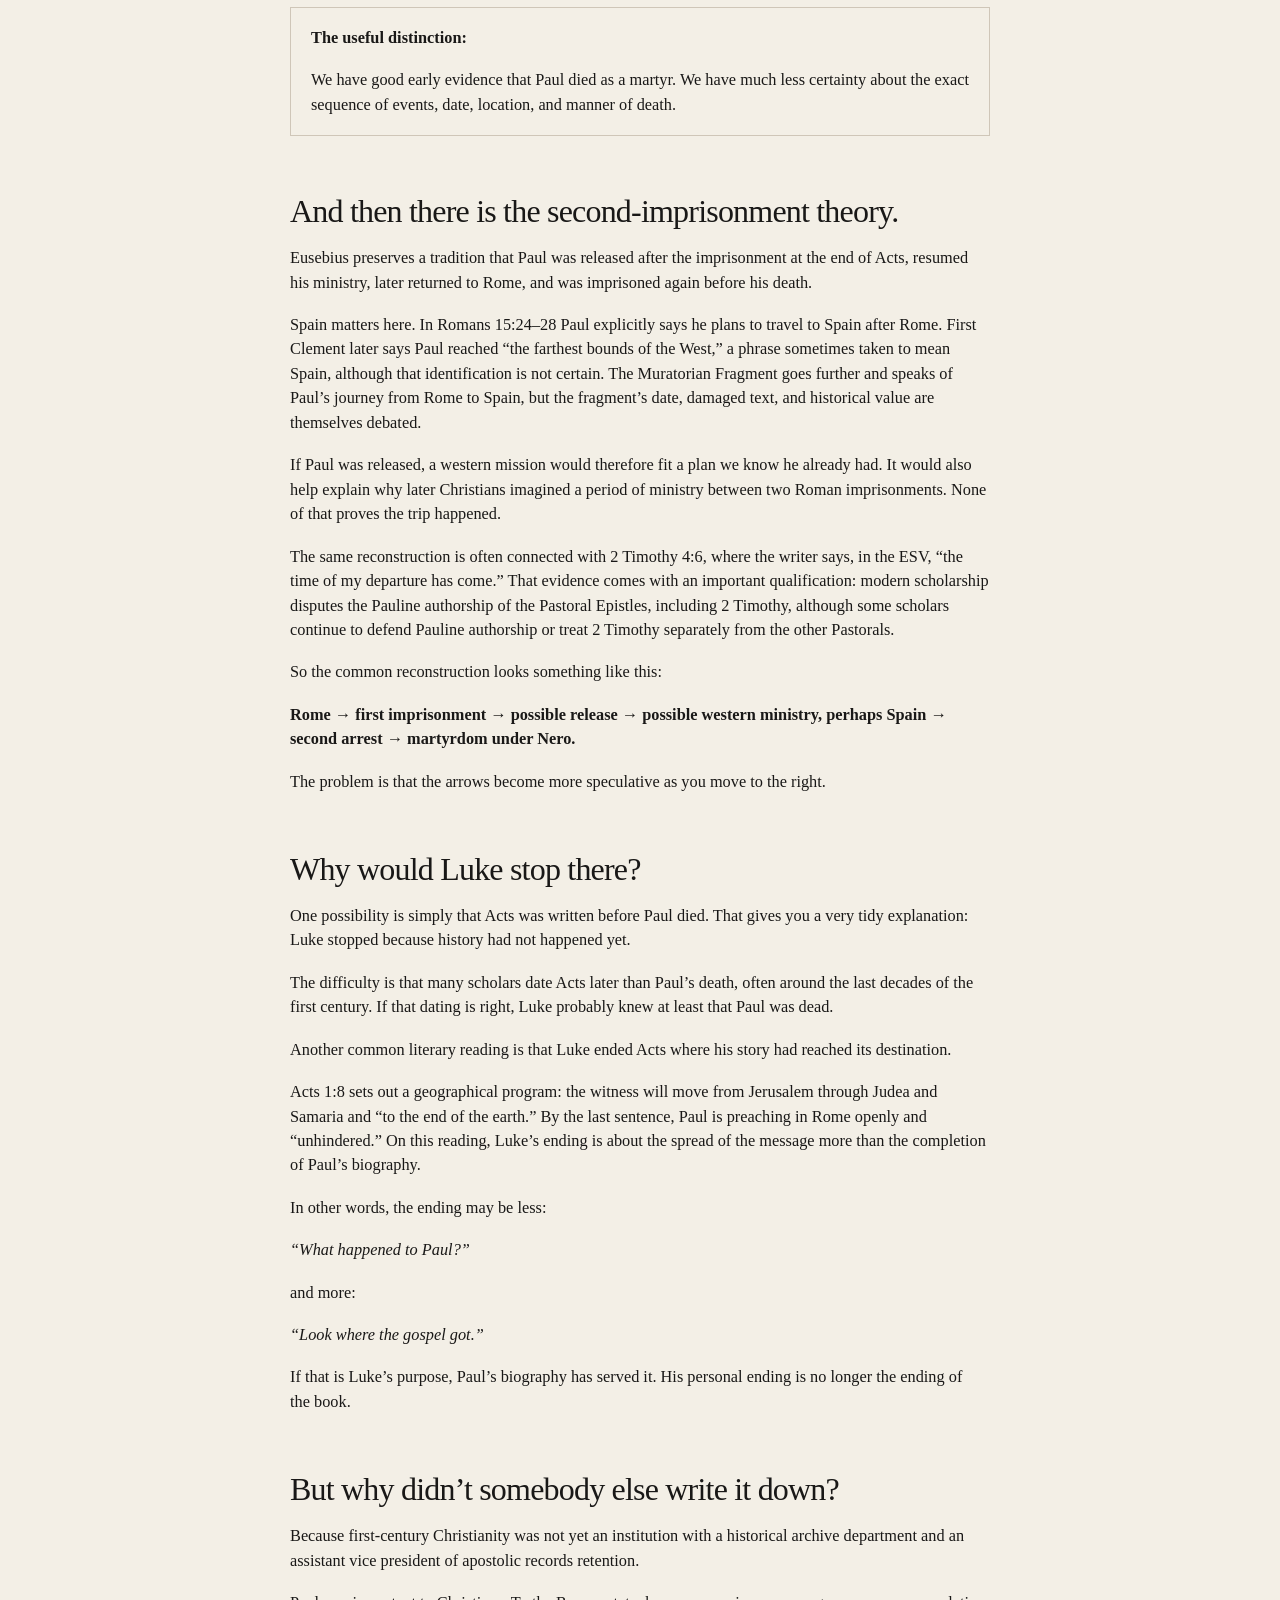
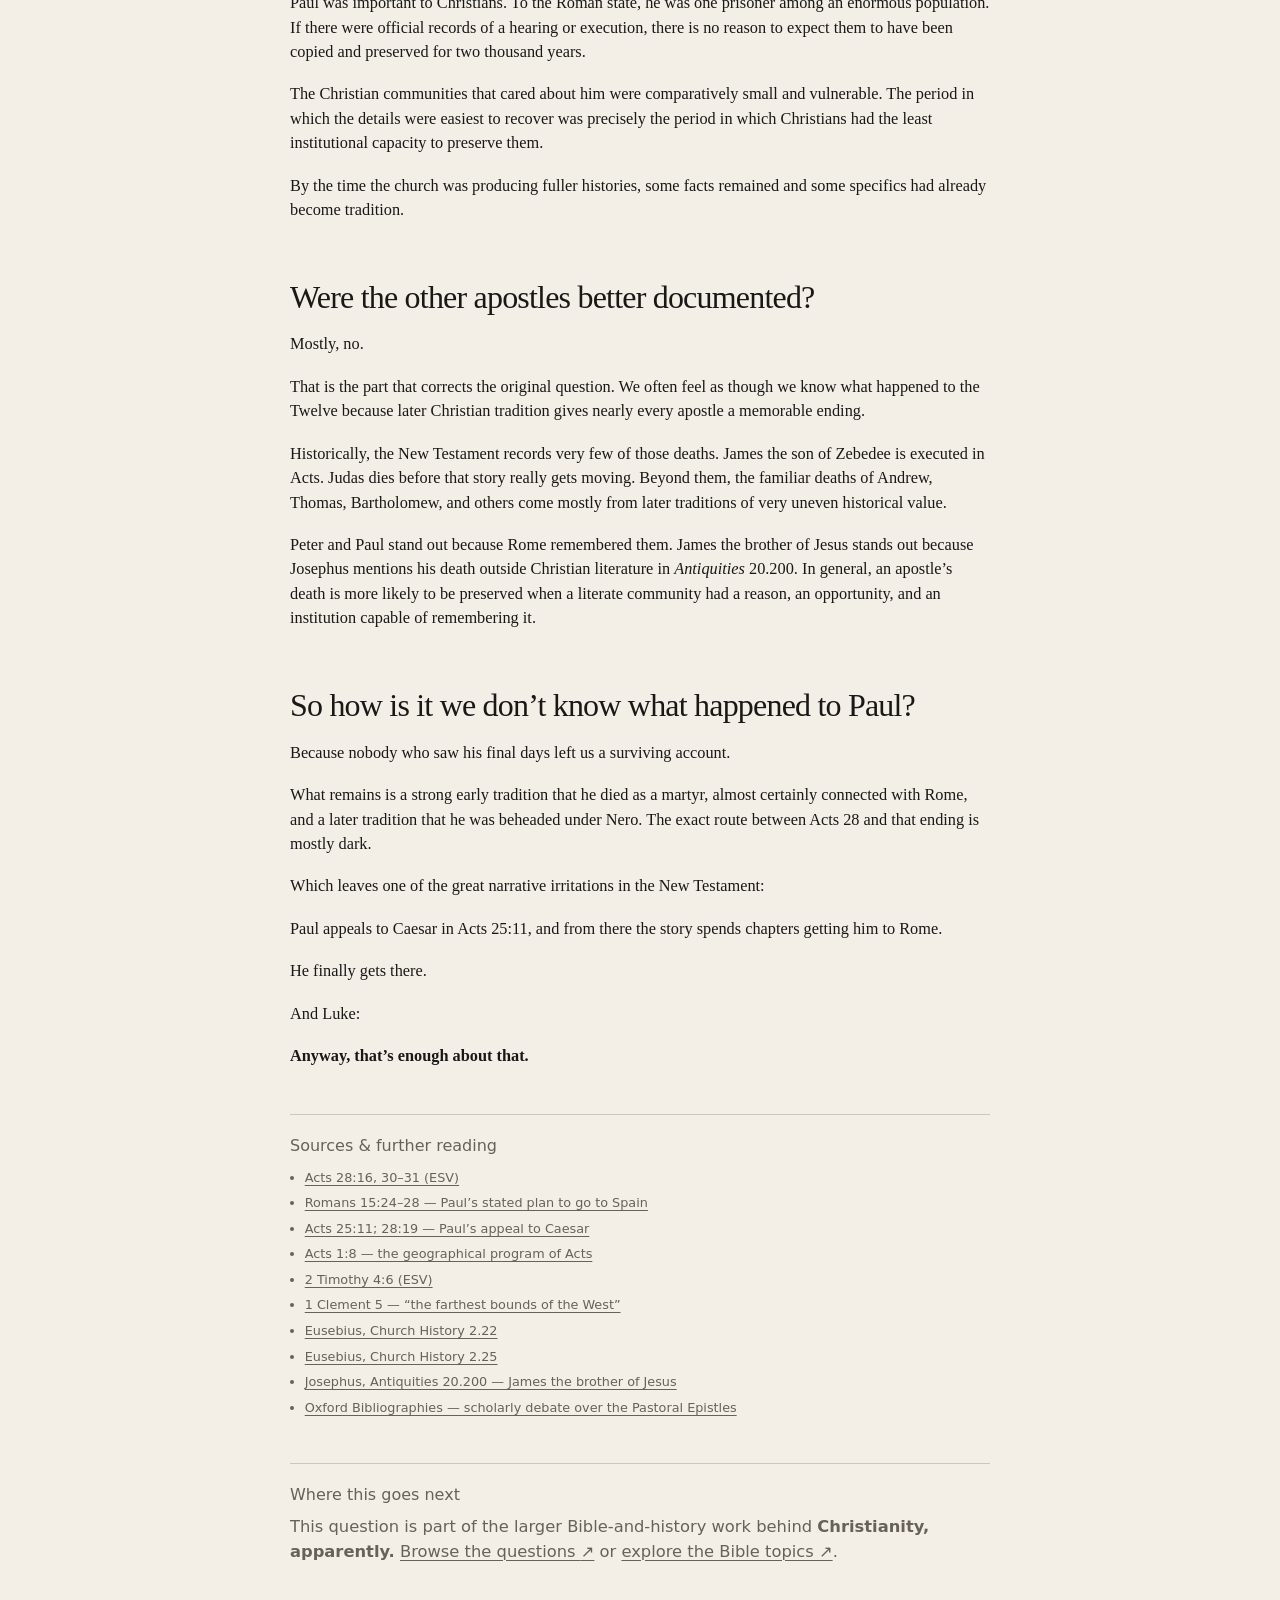
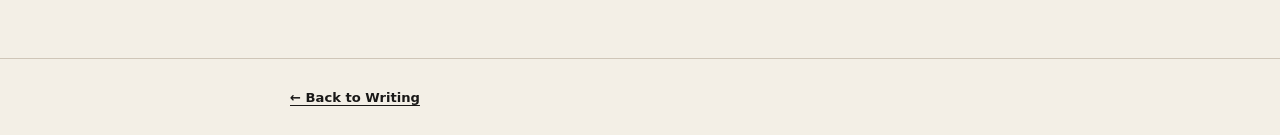
<file: thoughts/paul/index.html>
<!doctype html>
<html lang="en">
<head>
  <meta charset="utf-8">
  <meta name="viewport" content="width=device-width, initial-scale=1">

  <title>Why does Acts stop while Paul is still alive? — Sean Knight</title>
  <meta name="description" content="Acts gets Paul to Rome and then stops. What do we actually know about his death, and why is the ending missing?">

  <meta property="og:title" content="Why does Acts stop while Paul is still alive?">
  <meta property="og:description" content="Acts gets Paul to Rome and then stops. What do we actually know about his death, and why is the ending missing?">
  <meta property="og:type" content="article">
  <meta property="og:url" content="https://seanknight.me/thoughts/paul/">
  <meta property="og:image" content="https://seanknight.me/assets/sean-knight.png">
  <meta property="og:image:alt" content="Sean Knight">
  <meta name="twitter:card" content="summary_large_image">
  <meta name="twitter:title" content="Why does Acts stop while Paul is still alive?">
  <meta name="twitter:description" content="Acts gets Paul to Rome and then stops. What do we actually know about his death, and why is the ending missing?">
  <meta name="twitter:image" content="https://seanknight.me/assets/sean-knight.png">

  <link rel="canonical" href="https://seanknight.me/thoughts/paul/">
  <link rel="icon" href="../../favicon.svg" type="image/svg+xml">
  <link rel="stylesheet" href="../../styles.css">
</head>

<body class="article-page">
  <a class="skip-link" href="#article">Skip to article</a>

  <header class="article-header">
    <div class="shell">
      <a class="article-back" href="../../#writing">← Writing</a>
      <p class="article-kicker">Bible &amp; early Christianity</p>
      <h1 class="article-title">Why does Acts stop while Paul is still alive?</h1>
      <p class="article-deck">
        Acts spends chapters getting Paul to Rome. He finally arrives. He is
        still alive. And Luke basically says, “Anyway, that’s enough about that.”
      </p>
      <p class="article-meta">Study · September 2026</p>
    </div>
  </header>

  <main id="article" class="article-shell article-body">
    <p>
      This is one of those things that becomes stranger the longer you think
      about it. Paul is arguably the best documented individual in the earliest
      Christian movement after Jesus, and Acts simply stops while he is still alive.
    </p>

    <p>
      Acts 28 ends with Paul in Rome under a form of house arrest. He has been
      there for two years. He is receiving visitors and preaching openly.
      There is no verdict, no execution, no death scene, and no neat apostolic
      curtain call.
    </p>

    <blockquote>
      “He lived there two whole years at his own expense, and welcomed all who
      came to him … with all boldness and without hindrance.” — Acts 28:30–31, ESV
    </blockquote>

    <p>Then: end of Acts.</p>

    <p>
      Which is conspicuous. Acts is not shy about death. Stephen’s killing is
      narrated in detail. James the son of Zebedee is executed by Herod. Luke
      knows how to tell us when somebody dies.
    </p>

    <h2>So what do we actually know?</h2>

    <h3>1. Acts does not tell us.</h3>
    <p>
      The New Testament narrative gets Paul to Rome and leaves him there. That
      is the last scene. Whatever happened afterward has to be reconstructed
      from later evidence.
    </p>

    <h3>2. The earliest post-New-Testament witness points to martyrdom.</h3>
    <p>
      First Clement, usually dated near the end of the first century, speaks of
      Paul as someone who endured repeated suffering, bore witness before rulers,
      and then “departed from the world.” The language is brief and not a
      newspaper account, but it is early—within living memory of Paul’s generation.
    </p>

    <p>
      That makes Paul’s martyrdom substantially more than a late medieval legend.
      What it does not give us is a detailed eyewitness account.
    </p>

    <h3>3. The familiar story is that Paul was beheaded in Rome under Nero.</h3>
    <p>
      By the early fourth century, Eusebius records an established Christian
      tradition that Paul was beheaded in Rome and Peter was crucified there
      under Nero. Eusebius also points to older Roman memorial traditions
      associated with both apostles.
    </p>

    <p>
      That is good evidence for a strong and early tradition. It is not the same
      thing as having a surviving trial transcript, execution record, or account
      by someone who stood there and watched it happen.
    </p>

    <div class="aside">
      <p><strong>The useful distinction:</strong></p>
      <p>
        We have good early evidence that Paul died as a martyr. We have much
        less certainty about the exact sequence of events, date, location, and
        manner of death.
      </p>
    </div>

    <h2>And then there is the second-imprisonment theory.</h2>

    <p>
      Eusebius preserves a tradition that Paul was released after the
      imprisonment at the end of Acts, resumed his ministry, later returned to
      Rome, and was imprisoned again before his death.
    </p>

    <p>
      Spain matters here. In Romans 15:24–28 Paul explicitly says he plans to
      travel to Spain after Rome. First Clement later says Paul reached “the
      farthest bounds of the West,” a phrase sometimes taken to mean Spain,
      although that identification is not certain. The Muratorian Fragment goes
      further and speaks of Paul’s journey from Rome to Spain, but the fragment’s
      date, damaged text, and historical value are themselves debated.
    </p>

    <p>
      If Paul was released, a western mission would therefore fit a plan we know
      he already had. It would also help explain why later Christians imagined a
      period of ministry between two Roman imprisonments. None of that proves
      the trip happened.
    </p>

    <p>
      The same reconstruction is often connected with 2 Timothy 4:6, where the
      writer says, in the ESV, “the time of my departure has come.” That evidence
      comes with an important qualification: modern scholarship disputes the
      Pauline authorship of the Pastoral Epistles, including 2 Timothy, although
      some scholars continue to defend Pauline authorship or treat 2 Timothy
      separately from the other Pastorals.
    </p>

    <p>
      So the common reconstruction looks something like this:
    </p>

    <p><strong>Rome → first imprisonment → possible release → possible western ministry, perhaps Spain → second arrest → martyrdom under Nero.</strong></p>

    <p>
      The problem is that the arrows become more speculative as you move to the
      right.
    </p>

    <h2>Why would Luke stop there?</h2>

    <p>
      One possibility is simply that Acts was written before Paul died. That
      gives you a very tidy explanation: Luke stopped because history had not
      happened yet.
    </p>

    <p>
      The difficulty is that many scholars date Acts later than Paul’s death,
      often around the last decades of the first century. If that dating is
      right, Luke probably knew at least that Paul was dead.
    </p>

    <p>
      Another common literary reading is that Luke ended Acts where his story
      had reached its destination.
    </p>

    <p>
      Acts 1:8 sets out a geographical program: the witness will move from
      Jerusalem through Judea and Samaria and “to the end of the earth.” By the
      last sentence, Paul is preaching in Rome openly and “unhindered.” On this
      reading, Luke’s ending is about the spread of the message more than the
      completion of Paul’s biography.
    </p>

    <p>
      In other words, the ending may be less:
    </p>

    <p><em>“What happened to Paul?”</em></p>

    <p>and more:</p>

    <p><em>“Look where the gospel got.”</em></p>

    <p>
      If that is Luke’s purpose, Paul’s biography has served it. His personal
      ending is no longer the ending of the book.
    </p>

    <h2>But why didn’t somebody else write it down?</h2>

    <p>
      Because first-century Christianity was not yet an institution with a
      historical archive department and an assistant vice president of apostolic
      records retention.
    </p>

    <p>
      Paul was important to Christians. To the Roman state, he was one prisoner
      among an enormous population. If there were official records of a hearing
      or execution, there is no reason to expect them to have been copied and
      preserved for two thousand years.
    </p>

    <p>
      The Christian communities that cared about him were comparatively small
      and vulnerable. The period in which the details were easiest to recover
      was precisely the period in which Christians had the least institutional
      capacity to preserve them.
    </p>

    <p>
      By the time the church was producing fuller histories, some facts remained
      and some specifics had already become tradition.
    </p>

    <h2>Were the other apostles better documented?</h2>

    <p>Mostly, no.</p>

    <p>
      That is the part that corrects the original question. We often feel as
      though we know what happened to the Twelve because later Christian
      tradition gives nearly every apostle a memorable ending.
    </p>

    <p>
      Historically, the New Testament records very few of those deaths. James
      the son of Zebedee is executed in Acts. Judas dies before that story really
      gets moving. Beyond them, the familiar deaths of Andrew, Thomas,
      Bartholomew, and others come mostly from later traditions of very uneven
      historical value.
    </p>

    <p>
      Peter and Paul stand out because Rome remembered them. James the brother
      of Jesus stands out because Josephus mentions his death outside Christian
      literature in <em>Antiquities</em> 20.200. In general, an apostle’s death is more likely to be preserved
      when a literate community had a reason, an opportunity, and an institution
      capable of remembering it.
    </p>

    <h2>So how is it we don’t know what happened to Paul?</h2>

    <p>
      Because nobody who saw his final days left us a surviving account.
    </p>

    <p>
      What remains is a strong early tradition that he died as a martyr, almost
      certainly connected with Rome, and a later tradition that he was beheaded
      under Nero. The exact route between Acts 28 and that ending is mostly dark.
    </p>

    <p>
      Which leaves one of the great narrative irritations in the New Testament:
    </p>

    <p>
      Paul appeals to Caesar in Acts 25:11, and from there the story spends
      chapters getting him to Rome.
    </p>

    <p>He finally gets there.</p>

    <p>And Luke:</p>

    <p><strong>Anyway, that’s enough about that.</strong></p>

    <section class="sources" aria-labelledby="sources-heading">
      <h2 id="sources-heading">Sources &amp; further reading</h2>
      <ul>
        <li><a href="https://www.biblegateway.com/passage/?search=Acts+28%3A16%2CActs+28%3A30-31&version=ESV" target="_blank" rel="noreferrer">Acts 28:16, 30–31 (ESV)</a></li>
        <li><a href="https://www.biblegateway.com/passage/?search=Romans+15%3A24-28&version=ESV" target="_blank" rel="noreferrer">Romans 15:24–28 — Paul’s stated plan to go to Spain</a></li>
        <li><a href="https://www.biblegateway.com/passage/?search=Acts+25%3A11%2CActs+28%3A19&version=ESV" target="_blank" rel="noreferrer">Acts 25:11; 28:19 — Paul’s appeal to Caesar</a></li>
        <li><a href="https://www.biblegateway.com/passage/?search=Acts+1%3A8&version=ESV" target="_blank" rel="noreferrer">Acts 1:8 — the geographical program of Acts</a></li>
        <li><a href="https://www.biblegateway.com/passage/?search=2+Timothy+4%3A6&version=ESV" target="_blank" rel="noreferrer">2 Timothy 4:6 (ESV)</a></li>
        <li><a href="https://ccel.org/ccel/lightfoot/fathers/fathers.ii.i.html" target="_blank" rel="noreferrer">1 Clement 5 — “the farthest bounds of the West”</a></li>
        <li><a href="https://www.newadvent.org/fathers/250102.htm" target="_blank" rel="noreferrer">Eusebius, Church History 2.22</a></li>
        <li><a href="https://en.wikisource.org/wiki/Nicene_and_Post-Nicene_Fathers:_Series_II/Volume_I/Church_History_of_Eusebius/Book_II/Chapter_25" target="_blank" rel="noreferrer">Eusebius, Church History 2.25</a></li>
        <li><a href="https://academic.oup.com/book/60034/chapter/513641505" target="_blank" rel="noreferrer">Josephus, Antiquities 20.200 — James the brother of Jesus</a></li>
        <li><a href="https://academic.oup.com/reference/62341/reference-article-abstract/554114346" target="_blank" rel="noreferrer">Oxford Bibliographies — scholarly debate over the Pastoral Epistles</a></li>
      </ul>
    </section>

    <section class="sources" aria-labelledby="next-heading">
      <h2 id="next-heading">Where this goes next</h2>
      <p>
        This question is part of the larger Bible-and-history work behind
        <strong>Christianity, apparently.</strong>
        <a href="https://christianityapparently.com/questions.html" target="_blank" rel="noreferrer">Browse the questions <span aria-hidden="true">↗</span></a>
        or
        <a href="https://christianityapparently.com/bible.html" target="_blank" rel="noreferrer">explore the Bible topics <span aria-hidden="true">↗</span></a>.
      </p>
    </section>
  </main>

  <footer class="article-footer-nav">
    <div class="article-shell">
      <a href="../../#writing">← Back to Writing</a>
    </div>
  </footer>
</body>
</html>
</file>
<file: styles.css>
:root {
  --paper: #f3efe6;
  --ink: #191817;
  --muted: #686158;
  --line: #cfc6b8;
  --accent: #8f3f2f;
  --shell: 760px;
}

* { box-sizing: border-box; }

html { scroll-behavior: smooth; }

body {
  margin: 0;
  background: var(--paper);
  color: var(--ink);
  font-family: Georgia, "Times New Roman", serif;
  font-size: 1rem;
  line-height: 1.5;
  text-rendering: optimizeLegibility;
  -webkit-text-size-adjust: 100%;
}

a {
  color: inherit;
  text-decoration-thickness: 1px;
  text-underline-offset: .2em;
}

a:hover { color: var(--accent); }

a:focus-visible {
  outline: 2px solid var(--accent);
  outline-offset: 3px;
  border-radius: 2px;
}

.shell {
  width: min(calc(100% - 32px), var(--shell));
  margin-inline: auto;
}

.skip-link {
  position: absolute;
  left: 16px;
  top: -100px;
  padding: 8px 10px;
  background: var(--ink);
  color: var(--paper);
  z-index: 100;
}

.skip-link:focus { top: 12px; }

.site-header {
  border-bottom: 1px solid var(--line);
}

.header-inner {
  min-height: 42px;
  display: flex;
  align-items: center;
  justify-content: space-between;
  gap: 18px;
}

.site-name,
.site-header nav,
.eyebrow,
.section-label,
.meta,
.link-row,
.likes,
.footer-inner,
.article-meta,
.article-kicker,
.article-back,
.sources {
  font-family: ui-sans-serif, system-ui, -apple-system, BlinkMacSystemFont, "Segoe UI", sans-serif;
}

.site-name {
  margin: 0;
  font-size: .72rem;
  font-weight: 800;
  letter-spacing: .05em;
  text-decoration: none;
  text-transform: uppercase;
}

.site-name a {
  color: inherit;
  text-decoration: none;
}

.site-header nav {
  display: flex;
  flex-wrap: wrap;
  gap: 4px;
}

.site-header nav a {
  display: inline-flex;
  align-items: center;
  min-height: 28px;
  padding: 4px 6px;
  color: var(--muted);
  font-size: .72rem;
  font-weight: 700;
  text-decoration: none;
}

.site-header nav a:hover { color: var(--ink); }

.intro {
  display: grid;
  grid-template-columns: minmax(0, 1fr) 104px;
  gap: 20px;
  align-items: start;
  padding-block: 34px 30px;
}

.headshot {
  width: 104px;
  aspect-ratio: 1;
  object-fit: cover;
  border-radius: 2px;
  filter: saturate(.82) contrast(.98);
}


.question-sample {
  margin: 18px 0 0;
  padding-top: 14px;
  border-top: 1px solid var(--line);
}

.question-sample ul {
  margin: 8px 0 10px;
  padding: 0;
  list-style: none;
}

.question-sample li {
  margin: 0 0 6px;
}

.question-sample a {
  text-decoration-thickness: 1px;
}

.question-more {
  font-family: ui-sans-serif, system-ui, -apple-system, BlinkMacSystemFont, "Segoe UI", sans-serif;
  font-size: .82rem;
  font-weight: 750;
}

.section-photo {
  margin: 18px 0 0;
}

.section-photo img {
  display: block;
  width: 100%;
  aspect-ratio: 16 / 9;
  object-fit: cover;
  border-radius: 2px;
  filter: saturate(.78) contrast(.97);
}

.section-photo figcaption {
  margin-top: 5px;
  color: var(--muted);
  font-family: ui-sans-serif, system-ui, -apple-system, BlinkMacSystemFont, "Segoe UI", sans-serif;
  font-size: .64rem;
}

.eyebrow,
.section-label,
.article-kicker {
  margin: 0 0 6px;
  color: var(--accent);
  font-size: .76rem;
  font-weight: 750;
  letter-spacing: .02em;
}

h2, h3, p, blockquote { text-wrap: pretty; }

.lede {
  max-width: 62ch;
  margin: 0;
  font-size: 1.08rem;
  line-height: 1.45;
}

.quiet {
  max-width: 62ch;
  margin: 10px 0 0;
  color: var(--muted);
}

.section {
  padding-block: 28px 30px;
  border-top: 1px solid var(--line);
}

h2 {
  margin: 0 0 12px;
  font-size: clamp(1.45rem, 4vw, 1.95rem);
  font-weight: 500;
  line-height: 1.08;
  letter-spacing: -.025em;
}

h3 {
  margin: 0;
  font-size: 1.08rem;
  font-weight: 600;
  line-height: 1.2;
}

.prose {
  max-width: 66ch;
}

.prose p {
  margin: 0 0 .65em;
}

.prose .lead {
  font-size: 1.06rem;
}

.link-row {
  display: flex;
  flex-wrap: wrap;
  gap: 10px 18px;
  margin-top: 12px;
  font-size: .84rem;
  font-weight: 750;
}

.entries {
  border-top: 1px solid var(--ink);
}

.entry {
  display: grid;
  grid-template-columns: minmax(0, .9fr) minmax(0, 1.1fr);
  gap: 20px;
  padding: 12px 0 13px;
  border-bottom: 1px solid var(--line);
  text-decoration: none;
}

.entry:hover h3 { color: var(--accent); }

.entry > p {
  margin: 0;
  color: var(--muted);
  font-size: .94rem;
}

.meta {
  margin: 0 0 6px;
  color: var(--accent);
  font-size: .72rem;
  font-weight: 750;
  letter-spacing: .02em;
}

.muted-entry {
  color: #413d38;
}

.project {
  display: grid;
  grid-template-columns: minmax(0,.8fr) minmax(0,1.2fr);
  gap: 20px;
  padding-top: 12px;
  border-top: 1px solid var(--ink);
}

.project p {
  margin: 0 0 10px;
  color: var(--muted);
}

.project a {
  font-family: ui-sans-serif, system-ui, sans-serif;
  font-size: .82rem;
  font-weight: 750;
}

.likes {
  margin: 18px 0 0;
  border-top: 1px solid var(--line);
}

.likes > div {
  display: grid;
  grid-template-columns: 145px 1fr;
  gap: 18px;
  padding: 10px 0;
  border-bottom: 1px solid var(--line);
}

.likes dt {
  font-size: .74rem;
  font-weight: 750;
  letter-spacing: .02em;
}

.likes dd {
  margin: 0;
  color: var(--muted);
  font-size: .88rem;
}

.closing {
  padding-block: 30px;
  border-top: 1px solid var(--line);
}

.closing > p {
  max-width: 700px;
  margin: 0;
  font-size: clamp(1.45rem, 3.8vw, 1.95rem);
  line-height: 1.12;
  letter-spacing: -.025em;
}

.site-footer {
  border-top: 1px solid var(--line);
}

.footer-inner {
  min-height: 44px;
  display: flex;
  align-items: center;
  justify-content: space-between;
  gap: 18px;
  color: var(--muted);
  font-size: .7rem;
}

/* Article pages */
.article-page { background: var(--paper); }

.article-header {
  padding-block: 36px 58px;
  border-bottom: 1px solid var(--line);
}

.article-back {
  display: inline-block;
  margin-bottom: 50px;
  color: var(--muted);
  font-size: .78rem;
  font-weight: 750;
  text-decoration: none;
}

.article-title {
  max-width: 760px;
  margin: 0;
  font-size: clamp(2.8rem, 9vw, 5.5rem);
  font-weight: 500;
  line-height: .96;
  letter-spacing: -.05em;
}

.article-deck {
  max-width: 700px;
  margin: 24px 0 0;
  color: var(--muted);
  font-size: 1.18rem;
}

.article-meta {
  margin-top: 24px;
  color: var(--muted);
  font-size: .7rem;
  font-weight: 750;
  letter-spacing: .08em;
  text-transform: uppercase;
}

.article-shell {
  width: min(calc(100% - 36px), 700px);
  margin-inline: auto;
}

.article-body { padding-block: 54px 76px; }

.article-body p,
.article-body li {
  font-size: 1.02rem;
}

.article-body p { margin: 0 0 1.1em; }

.article-body h2 {
  margin: 1.8em 0 .55em;
  font-size: 2rem;
}

.article-body h3 {
  margin: 1.7em 0 .5em;
  font-size: 1.4rem;
}

.article-body blockquote {
  margin: 1.8em 0;
  padding-left: 18px;
  border-left: 2px solid var(--accent);
  color: #403a34;
  font-size: 1.18rem;
}

.article-body .aside {
  margin: 1.8em 0;
  padding: 18px 20px;
  border: 1px solid var(--line);
}

.article-body .aside p:last-child { margin-bottom: 0; }

.article-body ul { padding-left: 1.15em; }

.article-body li { margin-bottom: .5em; }

.sources {
  margin-top: 46px;
  padding-top: 22px;
  border-top: 1px solid var(--line);
  color: var(--muted);
  font-size: .8rem;
}

.sources h2 {
  margin: 0 0 12px;
  font-size: 1rem;
  letter-spacing: 0;
}

.sources li { font-size: .8rem; }

.article-footer-nav {
  padding-block: 26px;
  border-top: 1px solid var(--line);
}

.article-footer-nav a {
  font-family: ui-sans-serif, system-ui, sans-serif;
  font-size: .82rem;
  font-weight: 750;
}

@media (max-width: 620px) {

  .header-inner {
    align-items: flex-start;
    flex-direction: column;
    padding-block: 12px;
  }

  .intro {
    grid-template-columns: 1fr 76px;
    gap: 12px;
    padding-block: 28px 26px;
  }

  .headshot {
    width: 76px;
  }

  .section { padding-block: 24px 26px; }

  .entry,
  .project {
    grid-template-columns: 1fr;
    gap: 10px;
  }

  .likes > div {
    grid-template-columns: 1fr;
    gap: 4px;
  }

  .footer-inner {
    align-items: flex-start;
    flex-direction: column;
    justify-content: center;
    padding-block: 14px;
  }
}

@media (prefers-reduced-motion: reduce) {
  html { scroll-behavior: auto; }
}
</file>
